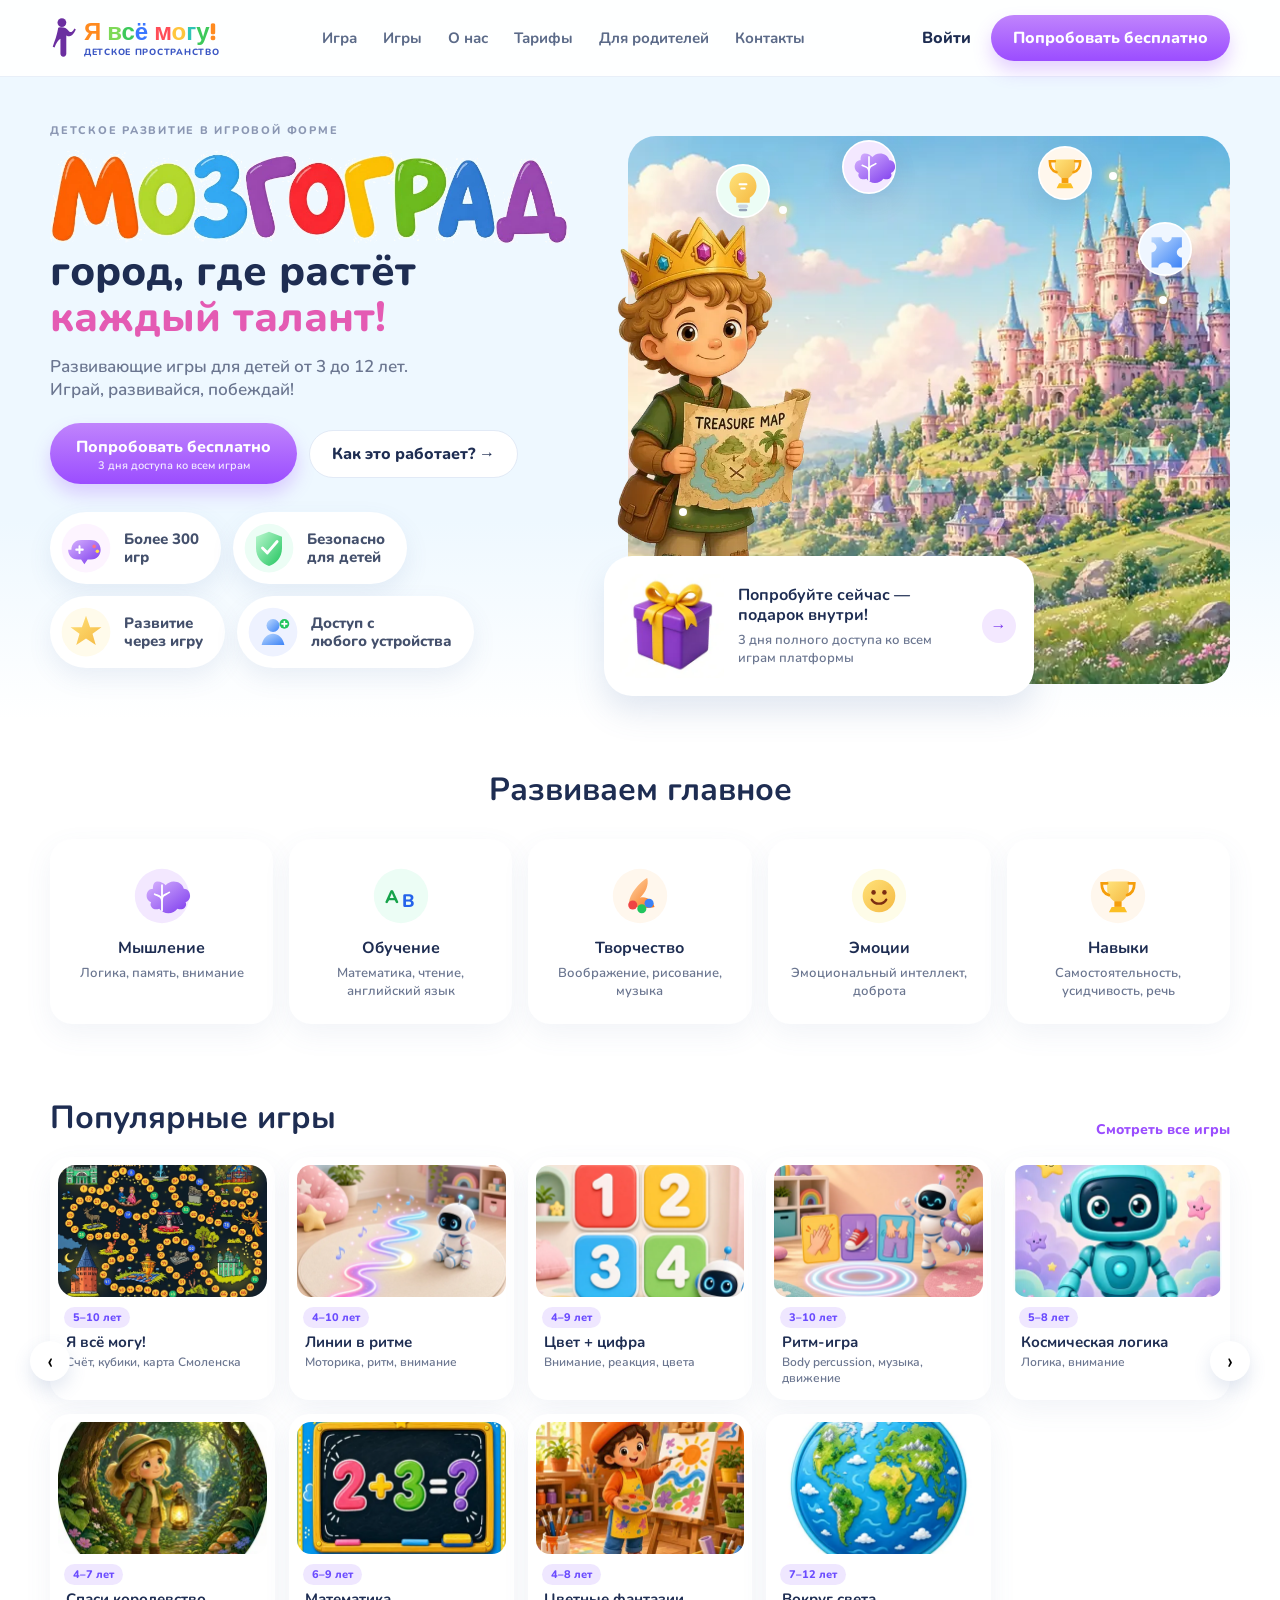
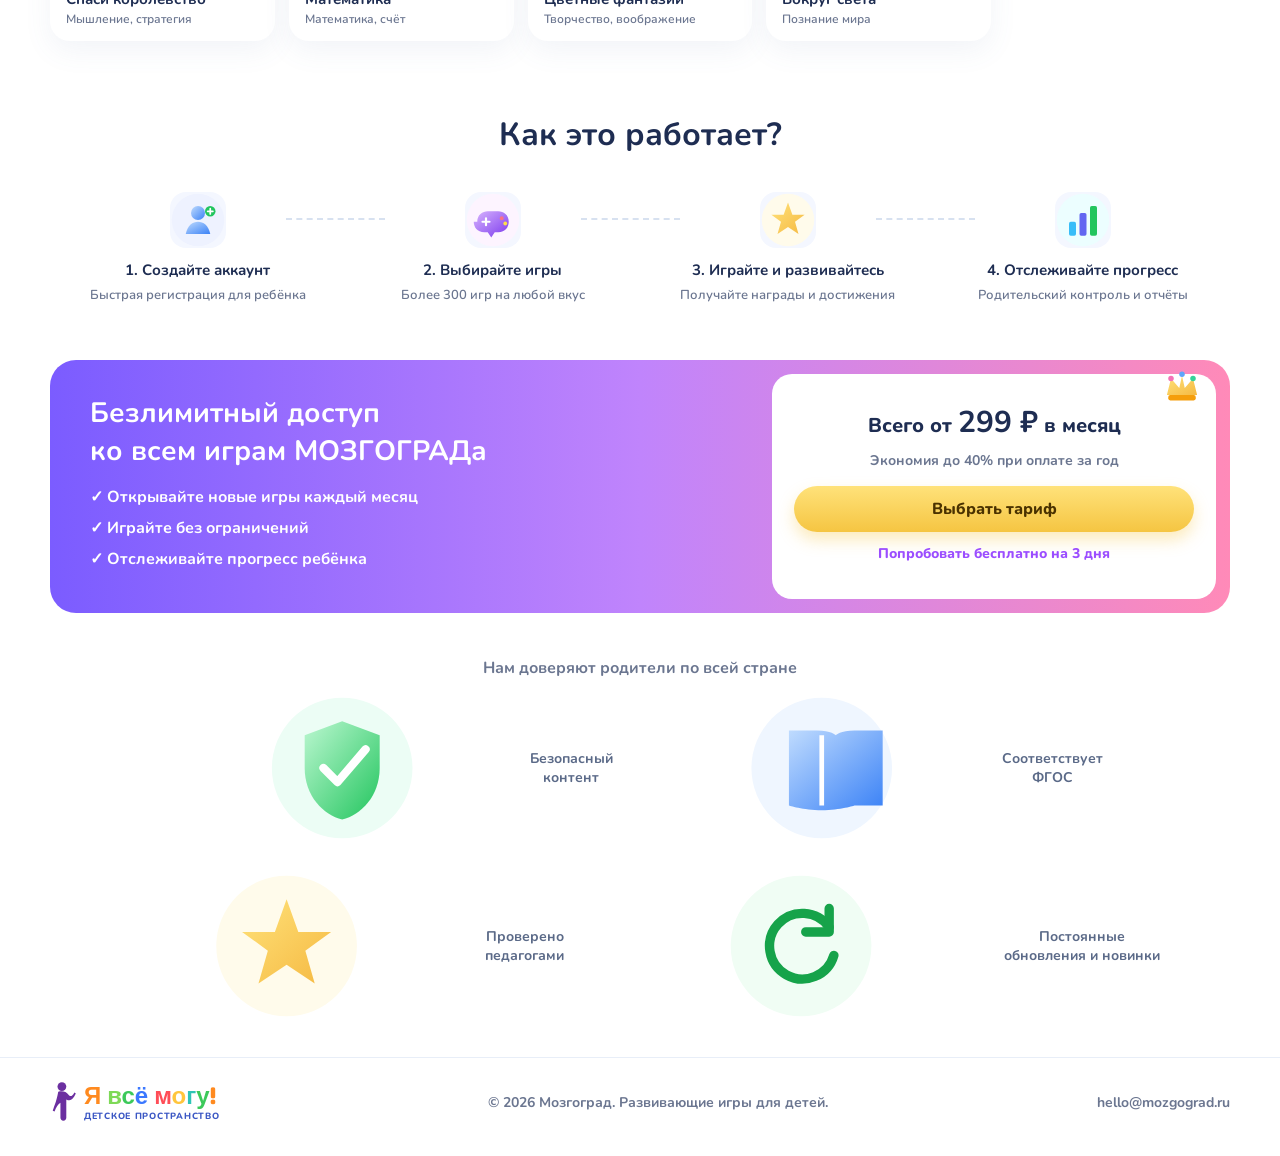
<file: index.html>
<!DOCTYPE html>
<html lang="ru">
<head>
  <meta charset="UTF-8" />
  <meta name="viewport" content="width=device-width, initial-scale=1.0" />
  <title>Мозгоград — город, где растёт каждый талант</title>
  <link rel="preconnect" href="https://fonts.googleapis.com" />
  <link rel="preconnect" href="https://fonts.gstatic.com" crossorigin />
  <link href="https://fonts.googleapis.com/css2?family=Baloo+2:wght@700;800&family=Fredoka:wght@600;700&family=Nunito:wght@500;600;700;800&display=swap" rel="stylesheet" />
  <link rel="stylesheet" href="styles.css?v=13" />
  <meta http-equiv="Cache-Control" content="no-cache" />
  <link rel="preload" as="image" href="images/title-mozgograd.webp" type="image/webp" />
  <link rel="preload" as="image" href="images/prince-clean.webp" type="image/webp" />
  <link rel="preload" as="image" href="images/castle.webp" type="image/webp" />
</head>
<body>
  <svg class="sprite" aria-hidden="true">
    <defs>
      <linearGradient id="gGold" x1="0" y1="0" x2="1" y2="1"><stop offset="0%" stop-color="#ffe27a"/><stop offset="100%" stop-color="#f5b942"/></linearGradient>
      <linearGradient id="gPurp" x1="0" y1="0" x2="1" y2="1"><stop offset="0%" stop-color="#d8b4fe"/><stop offset="100%" stop-color="#7c3aed"/></linearGradient>
      <linearGradient id="gGreen" x1="0" y1="0" x2="1" y2="1"><stop offset="0%" stop-color="#bbf7d0"/><stop offset="100%" stop-color="#22c55e"/></linearGradient>
      <linearGradient id="gBlue" x1="0" y1="0" x2="1" y2="1"><stop offset="0%" stop-color="#bfdbfe"/><stop offset="100%" stop-color="#3b82f6"/></linearGradient>
      <linearGradient id="gOrange" x1="0" y1="0" x2="1" y2="1"><stop offset="0%" stop-color="#fed7aa"/><stop offset="100%" stop-color="#f97316"/></linearGradient>
    </defs>
    <symbol id="i-bulb" viewBox="0 0 64 64"><circle cx="32" cy="32" r="30" fill="#ecfdf5"/><path d="M32 10c-9 0-16 7-16 16 0 6 3 11 8 14v6h16v-6c5-3 8-8 8-14 0-9-7-16-16-16z" fill="url(#gGold)"/><rect x="26" y="48" width="12" height="4" rx="2" fill="#cbd5e1"/><rect x="27" y="53" width="10" height="3" rx="1.5" fill="#94a3b8"/><path d="M28 24h8M30 29h4" stroke="#fff" stroke-width="2.5" stroke-linecap="round"/></symbol>
    <symbol id="i-brain" viewBox="0 0 64 64"><circle cx="32" cy="32" r="30" fill="#f3e8ff"/><path d="M22 24c-4 0-7 3-7 8 0 3 2 6 5 7-1 2-1 4 1 6 2 2 5 2 8 1 2 3 6 5 10 5s8-2 10-5c3 1 6 1 8-1 2-2 2-4 1-6 3-1 5-4 5-7 0-5-3-8-7-8-1-5-6-8-11-8-4 0-7 2-9 4-2-2-5-4-9-4-2 0-4.5 1-5 6z" fill="url(#gPurp)"/><path d="M32 20v28M24 30c4 2 8 2 8 8M40 28c-4 3-8 2-8 9" fill="none" stroke="#fff" stroke-width="2" stroke-linecap="round"/></symbol>
    <symbol id="i-trophy" viewBox="0 0 64 64"><circle cx="32" cy="32" r="30" fill="#fff7ed"/><path d="M20 16h24v8c0 8-6 14-12 16-6-2-12-8-12-16z" fill="url(#gGold)"/><path d="M44 18h6c0 8-4 12-8 13M20 18h-6c0 8 4 12 8 13" fill="none" stroke="#f59e0b" stroke-width="3" stroke-linecap="round"/><rect x="28" y="38" width="8" height="6" fill="#f59e0b"/><path d="M22 50h20l-3-6H25z" fill="#fbbf24"/></symbol>
    <symbol id="i-puzzle" viewBox="0 0 64 64"><circle cx="32" cy="32" r="30" fill="#eff6ff"/><path d="M16 18h12c0 4 4 6 6 6s6-2 6-6h12v12c-4 0-6 4-6 6s2 6 6 6v12H40c0-4-4-6-8-6s-8 2-8 6H16V36c4 0 6-4 6-6s-2-6-6-6z" fill="url(#gBlue)"/></symbol>
    <symbol id="i-letters" viewBox="0 0 64 64"><circle cx="32" cy="32" r="30" fill="#ecfdf5"/><text x="14" y="40" font-size="20" font-family="Nunito,sans-serif" font-weight="800" fill="#16a34a">A</text><text x="33" y="44" font-size="20" font-family="Nunito,sans-serif" font-weight="800" fill="#2563eb">B</text></symbol>
    <symbol id="i-paint" viewBox="0 0 64 64"><circle cx="32" cy="32" r="30" fill="#fff7ed"/><path d="M20 40c0-10 12-24 20-28 2 8-2 16-8 22 6-2 14 2 16 10-8 2-20 2-28-4z" fill="url(#gOrange)"/><circle cx="24" cy="42" r="5" fill="#ef4444"/><circle cx="34" cy="46" r="5" fill="#22c55e"/><circle cx="42" cy="40" r="5" fill="#3b82f6"/></symbol>
    <symbol id="i-smile" viewBox="0 0 64 64"><circle cx="32" cy="32" r="30" fill="#fefce8"/><circle cx="32" cy="32" r="18" fill="url(#gGold)"/><circle cx="26" cy="28" r="2.5" fill="#7c2d12"/><circle cx="38" cy="28" r="2.5" fill="#7c2d12"/><path d="M24 36c3 6 13 6 16 0" fill="none" stroke="#7c2d12" stroke-width="2.5" stroke-linecap="round"/></symbol>
    <symbol id="i-user" viewBox="0 0 64 64"><circle cx="32" cy="32" r="30" fill="#eef2ff"/><circle cx="32" cy="24" r="8" fill="url(#gBlue)"/><path d="M18 48c2-10 8-14 14-14s12 4 14 14" fill="url(#gBlue)"/><circle cx="46" cy="22" r="6" fill="#22c55e"/><path d="M43 22h6M46 19v6" stroke="#fff" stroke-width="2" stroke-linecap="round"/></symbol>
    <symbol id="i-gamepad" viewBox="0 0 64 64"><circle cx="32" cy="32" r="30" fill="#fdf4ff"/><path d="M14 34c0-8 6-12 12-12h12c6 0 12 4 12 12 0 6-4 12-12 12h-4l-4 6-4-6h-4c-8 0-12-6-12-12z" fill="url(#gPurp)"/><path d="M24 30v8M20 34h8" stroke="#fff" stroke-width="2.5" stroke-linecap="round"/><circle cx="42" cy="30" r="2.2" fill="#fb7185"/><circle cx="46" cy="36" r="2.2" fill="#fde047"/></symbol>
    <symbol id="i-star" viewBox="0 0 64 64"><circle cx="32" cy="32" r="30" fill="#fffbeb"/><path d="M32 12l5 14h14l-11 8 4 14-12-8-12 8 4-14-11-8h14z" fill="url(#gGold)"/></symbol>
    <symbol id="i-chart" viewBox="0 0 64 64"><circle cx="32" cy="32" r="30" fill="#ecfeff"/><rect x="16" y="34" width="8" height="16" rx="2" fill="#38bdf8"/><rect x="28" y="24" width="8" height="26" rx="2" fill="#6366f1"/><rect x="40" y="16" width="8" height="34" rx="2" fill="#22c55e"/></symbol>
    <symbol id="i-crown" viewBox="0 0 64 64"><path d="M10 42 16 18l12 14 4-18 4 18 12-14 6 24z" fill="url(#gGold)"/><rect x="12" y="42" width="40" height="8" rx="3" fill="#f59e0b"/><circle cx="16" cy="18" r="4" fill="#f472b6"/><circle cx="32" cy="12" r="4" fill="#60a5fa"/><circle cx="48" cy="18" r="4" fill="#34d399"/></symbol>
    <symbol id="i-shield" viewBox="0 0 64 64"><circle cx="32" cy="32" r="30" fill="#ecfdf5"/><path d="M32 12 16 18v14c0 12 8 20 16 22 8-2 16-10 16-22V18z" fill="url(#gGreen)"/><path d="M24 32l6 6 12-14" fill="none" stroke="#fff" stroke-width="3.5" stroke-linecap="round" stroke-linejoin="round"/></symbol>
    <symbol id="i-book" viewBox="0 0 64 64"><circle cx="32" cy="32" r="30" fill="#eff6ff"/><path d="M18 16h12c6 0 8 2 8 2s2-2 8-2h12v32H46s-6 2-14 2-14-2-14-2H18z" fill="url(#gBlue)"/><path d="M32 18v30" stroke="#fff" stroke-width="2"/></symbol>
    <symbol id="i-refresh" viewBox="0 0 64 64"><circle cx="32" cy="32" r="30" fill="#f0fdf4"/><path d="M44 24a14 14 0 1 0 2 12" fill="none" stroke="#16a34a" stroke-width="4" stroke-linecap="round"/><path d="M44 16v10h-10" fill="none" stroke="#16a34a" stroke-width="4" stroke-linecap="round" stroke-linejoin="round"/></symbol>
  </svg>
  <header class="header">
    <div class="wrap header-inner">
      <a class="logo" href="#top" aria-label="Я всё могу! Детское пространство">
        <svg class="logo-kid" viewBox="0 0 70 120" aria-hidden="true">
          <circle cx="32" cy="18" r="12" fill="#6b2fa0"/>
          <path fill="#6b2fa0" d="M22 32c10-3 22-1 28 8 4 6 10 6 16-6l4 3c-8 16-14 22-26 16v50c0 4-3 8-8 8s-8-4-8-8V62c-6 3-12 12-16 24l-5-2c5-16 11-28 15-52z"/>
        </svg>
        <span class="logo-words">
          <span class="logo-name">
            <span class="w"><b class="o">Я</b></span>
            <span class="w"><b class="g">в</b><b class="l">с</b><b class="b">ё</b></span>
            <span class="w"><b class="r">м</b><b class="y">о</b><b class="t">г</b><b class="l">у</b><b class="o">!</b></span>
          </span>
          <span class="logo-sub">Детское пространство</span>
        </span>
      </a>
      <nav class="nav" id="nav">
        <a href="game/">Игра</a>
        <a href="#games">Игры</a>
        <a href="#about">О нас</a>
        <a href="#pricing">Тарифы</a>
        <a href="#parents">Для родителей</a>
        <a href="#contacts">Контакты</a>
      </nav>
      <div class="header-actions">
        <button class="btn btn-text" type="button" data-open="login">Войти</button>
        <a class="btn btn-primary" href="#pricing">Попробовать бесплатно</a>
        <button class="menu-btn" type="button" id="menuBtn" aria-label="Меню"></button>
      </div>
    </div>
  </header>

  <main id="top">
    <section class="hero wrap">
        <div class="hero-copy">
          <p class="eyebrow">Детское развитие в игровой форме</p>
          <h1>
            <img class="title-logo" src="images/title-mozgograd.webp" alt="Мозгоград" width="992" height="177" decoding="async" fetchpriority="high">
            город, где растёт
            <span class="pink">каждый талант!</span>
          </h1>
          <p class="lead">Развивающие игры для детей от 3 до 12 лет.<br>Играй, развивайся, побеждай!</p>
          <div class="hero-cta">
            <a class="btn btn-primary btn-fat" href="#pricing">
              Попробовать бесплатно
              <small>3 дня доступа ко всем играм</small>
            </a>
            <a class="btn btn-white" href="#how">Как это работает? →</a>
          </div>
          <ul class="stats">
            <li><span class="stat-ico"><svg><use href="#i-gamepad"></use></svg></span><span>Более 300<br>игр</span></li>
            <li><span class="stat-ico"><svg><use href="#i-shield"></use></svg></span><span>Безопасно<br>для детей</span></li>
            <li><span class="stat-ico"><svg><use href="#i-star"></use></svg></span><span>Развитие<br>через игру</span></li>
            <li><span class="stat-ico"><svg><use href="#i-user"></use></svg></span><span>Доступ с<br>любого устройства</span></li>
          </ul>
        </div>

        <div class="hero-art">
          <img class="castle" src="images/castle.webp" alt="" width="1000" height="562" decoding="async" fetchpriority="high">
          <img class="prince" src="images/prince-clean.webp?v=11" alt="Главный герой Мозгограда" width="338" height="788" decoding="async" fetchpriority="high">
          <span class="sparkle s1"></span><span class="sparkle s2"></span><span class="sparkle s3"></span><span class="sparkle s4"></span>
          <span class="bubble b1"><svg><use href="#i-bulb"></use></svg></span>
          <span class="bubble b2"><svg><use href="#i-brain"></use></svg></span>
          <span class="bubble b3"><svg><use href="#i-trophy"></use></svg></span>
          <span class="bubble b4"><svg><use href="#i-puzzle"></use></svg></span>
          <aside class="gift">
            <img src="images/gift.webp" alt="" width="220" height="220" decoding="async">
            <div>
              <strong>Попробуйте сейчас — подарок внутри!</strong>
              <p>3 дня полного доступа ко всем играм платформы</p>
            </div>
            <span class="gift-go" aria-hidden="true">→</span>
          </aside>
        </div>
      </section>

      <section class="block wrap" id="about">
        <h2>Развиваем главное</h2>
        <div class="skills">
          <article><div class="ico"><svg><use href="#i-brain"></use></svg></div><h3>Мышление</h3><p>Логика, память, внимание</p></article>
          <article><div class="ico"><svg><use href="#i-letters"></use></svg></div><h3>Обучение</h3><p>Математика, чтение, английский язык</p></article>
          <article><div class="ico"><svg><use href="#i-paint"></use></svg></div><h3>Творчество</h3><p>Воображение, рисование, музыка</p></article>
          <article><div class="ico"><svg><use href="#i-smile"></use></svg></div><h3>Эмоции</h3><p>Эмоциональный интеллект, доброта</p></article>
          <article><div class="ico"><svg><use href="#i-trophy"></use></svg></div><h3>Навыки</h3><p>Самостоятельность, усидчивость, речь</p></article>
        </div>
      </section>

      <section class="block wrap" id="games">
        <div class="row-head">
          <h2>Популярные игры</h2>
          <a class="more" href="#games">Смотреть все игры</a>
        </div>
        <div class="carousel">
          <button class="arrow left" type="button" id="prev" aria-label="Назад">‹</button>
          <div class="track" id="gamesTrack">
            <a class="game" href="game/" style="text-decoration:none;color:inherit">
              <img src="images/board-map.webp" alt="" width="420" height="297" loading="lazy" decoding="async" style="object-fit:cover;aspect-ratio:1;border-radius:18px">
              <span>5–10 лет</span><h3>Я всё могу!</h3><p>Счёт, кубики, карта Смоленска</p>
            </a>
            <a class="game" href="games/linii/" style="text-decoration:none;color:inherit">
              <img src="images/game-linii.webp" alt="" width="420" height="420" loading="lazy" decoding="async">
              <span>4–10 лет</span><h3>Линии в ритме</h3><p>Моторика, ритм, внимание</p>
            </a>
            <a class="game" href="games/cvet/" style="text-decoration:none;color:inherit">
              <img src="images/game-cvet.webp" alt="" width="420" height="420" loading="lazy" decoding="async">
              <span>4–9 лет</span><h3>Цвет + цифра</h3><p>Внимание, реакция, цвета</p>
            </a>
            <a class="game" href="games/ritm/" style="text-decoration:none;color:inherit">
              <img src="images/game-ritm.webp" alt="" width="420" height="420" loading="lazy" decoding="async">
              <span>3–10 лет</span><h3>Ритм-игра</h3><p>Body percussion, музыка, движение</p>
            </a>
            <article class="game"><img src="images/game-robot.webp" alt="" width="420" height="420" loading="lazy" decoding="async"><span>5–8 лет</span><h3>Космическая логика</h3><p>Логика, внимание</p></article>
            <article class="game"><img src="images/game-forest.webp" alt="" width="420" height="420" loading="lazy" decoding="async"><span>4–7 лет</span><h3>Спаси королевство</h3><p>Мышление, стратегия</p></article>
            <article class="game"><img src="images/game-math.webp" alt="" width="420" height="420" loading="lazy" decoding="async"><span>6–9 лет</span><h3>Математика</h3><p>Математика, счёт</p></article>
            <article class="game"><img src="images/game-art.webp" alt="" width="420" height="420" loading="lazy" decoding="async"><span>4–8 лет</span><h3>Цветные фантазии</h3><p>Творчество, воображение</p></article>
            <article class="game"><img src="images/game-world.webp" alt="" width="420" height="420" loading="lazy" decoding="async"><span>7–12 лет</span><h3>Вокруг света</h3><p>Познание мира</p></article>
          </div>
          <button class="arrow right" type="button" id="next" aria-label="Вперёд">›</button>
        </div>
      </section>

      <section class="block wrap" id="how">
        <h2>Как это работает?</h2>
        <ol class="steps">
          <li><div class="step"><svg><use href="#i-user"></use></svg></div><h3>1. Создайте аккаунт</h3><p>Быстрая регистрация для ребёнка</p></li>
          <li><div class="step"><svg><use href="#i-gamepad"></use></svg></div><h3>2. Выбирайте игры</h3><p>Более 300 игр на любой вкус</p></li>
          <li><div class="step"><svg><use href="#i-star"></use></svg></div><h3>3. Играйте и развивайтесь</h3><p>Получайте награды и достижения</p></li>
          <li><div class="step"><svg><use href="#i-chart"></use></svg></div><h3>4. Отслеживайте прогресс</h3><p>Родительский контроль и отчёты</p></li>
        </ol>
      </section>

      <section class="pricing wrap" id="pricing">
        <div class="pricing-left">
          <h2>Безлимитный доступ<br>ко всем играм МОЗГОГРАДа</h2>
          <ul>
            <li>Открывайте новые игры каждый месяц</li>
            <li>Играйте без ограничений</li>
            <li>Отслеживайте прогресс ребёнка</li>
          </ul>
        </div>
        <div class="pricing-card">
          <p class="from">Всего от <b>299 ₽</b> в месяц</p>
          <p class="note">Экономия до 40% при оплате за год</p>
          <a class="btn btn-gold" href="#contacts">Выбрать тариф</a>
          <a class="trial" href="#contacts">Попробовать бесплатно на 3 дня</a>
          <span class="crown"><svg><use href="#i-crown"></use></svg></span>
        </div>
      </section>

      <section class="trust wrap" id="parents">
        <p>Нам доверяют родители по всей стране</p>
        <ul>
          <li><svg class="tiny"><use href="#i-shield"></use></svg> Безопасный контент</li>
          <li><svg class="tiny"><use href="#i-book"></use></svg> Соответствует ФГОС</li>
          <li><svg class="tiny"><use href="#i-star"></use></svg> Проверено педагогами</li>
          <li><svg class="tiny"><use href="#i-refresh"></use></svg> Постоянные обновления и новинки</li>
        </ul>
      </section>

    </main>

    <footer id="contacts">
      <div class="wrap footer-inner">
      <a class="logo" href="#top" aria-label="Я всё могу! Детское пространство">
        <svg class="logo-kid" viewBox="0 0 70 120" aria-hidden="true">
          <circle cx="32" cy="18" r="12" fill="#6b2fa0"/>
          <path fill="#6b2fa0" d="M22 32c10-3 22-1 28 8 4 6 10 6 16-6l4 3c-8 16-14 22-26 16v50c0 4-3 8-8 8s-8-4-8-8V62c-6 3-12 12-16 24l-5-2c5-16 11-28 15-52z"/>
        </svg>
        <span class="logo-words">
          <span class="logo-name">
            <span class="w"><b class="o">Я</b></span>
            <span class="w"><b class="g">в</b><b class="l">с</b><b class="b">ё</b></span>
            <span class="w"><b class="r">м</b><b class="y">о</b><b class="t">г</b><b class="l">у</b><b class="o">!</b></span>
          </span>
          <span class="logo-sub">Детское пространство</span>
        </span>
      </a>
      <p>© 2026 Мозгоград. Развивающие игры для детей.</p>
      <a href="mailto:hello@mozgograd.ru">hello@mozgograd.ru</a>
      </div>
    </footer>

  <div class="modal" id="loginModal" hidden>
    <div class="sheet">
      <button type="button" data-close aria-label="Закрыть">×</button>
      <h3>Вход в Мозгоград</h3>
      <form>
        <input type="email" placeholder="Email родителя" required>
        <input type="password" placeholder="Пароль" required>
        <button class="btn btn-primary" type="submit">Войти</button>
      </form>
    </div>
  </div>
  <script src="script.js"></script>
</body>
</html>
</file>
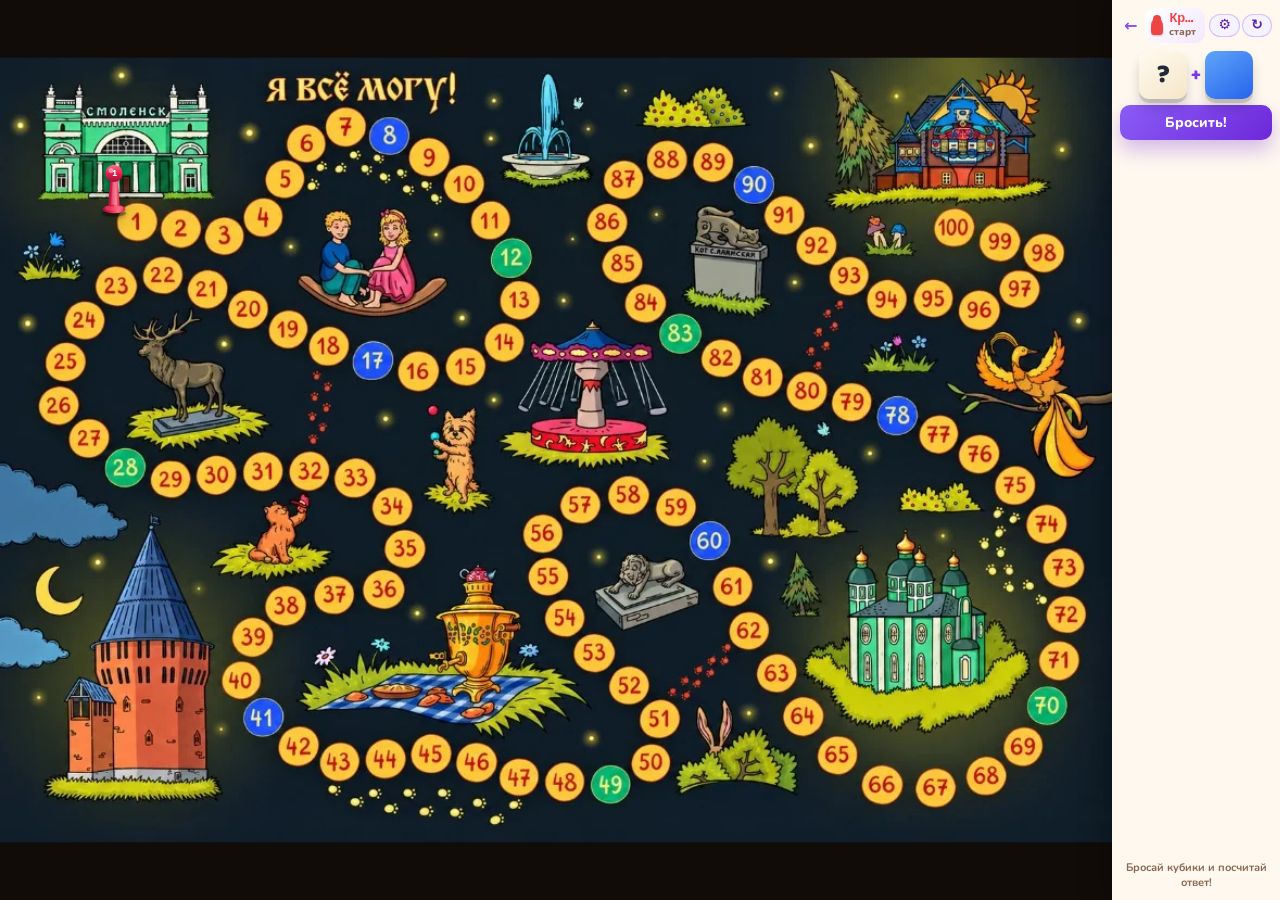
<file: game/index.html>
<!DOCTYPE html>
<html lang="ru">
<head>
  <meta charset="UTF-8" />
  <meta name="viewport" content="width=device-width, initial-scale=1.0" />
  <title>Я всё могу! — Настольная игра</title>
  <link rel="preconnect" href="https://fonts.googleapis.com" />
  <link rel="preconnect" href="https://fonts.gstatic.com" crossorigin />
  <link href="https://fonts.googleapis.com/css2?family=Baloo+2:wght@700;800&family=Fredoka:wght@600;700&family=Nunito:wght@600;700;800&display=swap" rel="stylesheet" />
  <link rel="stylesheet" href="game.css?v=8" />
</head>
<body>
  <div class="app" id="app">
    <!-- SETUP (скрыт по умолчанию — сразу игра) -->
    <section class="screen setup hidden" id="setupScreen">
      <a class="back-home" href="../index.html">← На сайт</a>
      <div class="setup-card">
        <p class="eyebrow">Игра по карте Смоленска</p>
        <h1>Я всё могу!</h1>
        <p class="lead">Кидай кубики, считай ответ и ходи фишкой по клеткам.</p>

        <div class="field">
          <span class="label">Сколько игроков?</span>
          <div class="chips" id="playerCount" role="group" aria-label="Число игроков">
            <button type="button" class="chip active" data-value="1">1</button>
            <button type="button" class="chip" data-value="2">2</button>
            <button type="button" class="chip" data-value="3">3</button>
            <button type="button" class="chip" data-value="4">4</button>
          </div>
        </div>

        <div class="field" id="namesField">
          <span class="label">Имена игроков</span>
          <div class="names" id="namesList"></div>
        </div>

        <div class="field">
          <span class="label">Сколько кубиков?</span>
          <div class="chips" id="diceCount" role="group">
            <button type="button" class="chip" data-value="1">1 кубик</button>
            <button type="button" class="chip active" data-value="2">2 кубика</button>
          </div>
        </div>

        <div class="field">
          <span class="label">Какие кубики? (уровень)</span>
          <div class="levels" id="diceMode">
            <button type="button" class="level" data-value="dots">
              <strong>Только точки</strong>
              <span>Считаем точки на кубиках</span>
            </button>
            <button type="button" class="level" data-value="digits">
              <strong>Только цифры</strong>
              <span>Складываем написанные числа</span>
            </button>
            <button type="button" class="level active" data-value="mixed">
              <strong>Цифра + точки</strong>
              <span>Сначала цифра, потом точки — считаем вместе</span>
            </button>
          </div>
        </div>

        <div class="field">
          <span class="label">Как ходить фишкой?</span>
          <div class="levels" id="moveMode">
            <button type="button" class="level active" data-value="buttons">
              <strong>Кнопка «Дальше»</strong>
              <span>Удобно малышам: жми стрелку внизу — шаг за шагом</span>
            </button>
            <button type="button" class="level" data-value="drag">
              <strong>Перетаскивать</strong>
              <span>Как в настоящей настольной: тащи фишку мышкой</span>
            </button>
          </div>
        </div>

        <div class="field check">
          <label>
            <input type="checkbox" id="specialCells" checked />
            Особые клетки: зелёные — +2 вперёд, фиолетовые — −2 назад (сами прыгают)
          </label>
        </div>

        <button type="button" class="btn-start" id="startBtn">Начать игру!</button>
      </div>
    </section>

    <!-- PLAY -->
    <section class="screen play" id="playScreen">
      <div class="play-body">
        <div class="board-wrap">
          <div class="board" id="board" aria-label="Игровое поле">
            <img class="board-img" src="../images/board-map.webp?v=2" alt="Карта игры Я всё могу" width="1024" height="723" draggable="false" />
            <div class="special-glow hidden" id="specialGlow" aria-hidden="true"></div>
            <div class="cell-hint hidden" id="cellHint" aria-hidden="true"></div>
            <div class="fx-burst hidden" id="fxBurst" aria-hidden="true"></div>
            <div class="tokens" id="tokens"></div>
          </div>
        </div>

        <aside class="panel" id="panel">
          <div class="panel-top">
            <a class="back-home panel-back" href="../index.html">←</a>
            <div class="turn" id="turnBox">
              <span class="turn-swatch" id="turnSwatch" aria-hidden="true"></span>
              <div class="turn-meta">
                <strong class="turn-name" id="turnName">—</strong>
                <span class="turn-pos" id="turnPos">старт</span>
              </div>
            </div>
            <div class="panel-tools">
              <button type="button" class="btn-ghost" id="settingsBtn" title="Настройки">⚙</button>
              <button type="button" class="btn-ghost" id="restartBtn" title="Заново">↻</button>
            </div>
          </div>

          <ul class="roster" id="roster"></ul>

          <div class="dice-stage" id="diceStage">
            <div class="dice-row" id="diceRow"></div>
            <button type="button" class="btn-roll" id="rollBtn">Бросить!</button>
          </div>

          <div class="answer-box hidden" id="answerBox">
            <div class="answer-row">
              <input type="number" id="answerInput" min="1" max="24" inputmode="numeric" placeholder="?" />
              <button type="button" class="btn-check" id="checkBtn">Готово</button>
            </div>
            <div class="numpad" id="numpad" aria-label="Клавиатура чисел"></div>
            <p class="hint" id="hintText"></p>
          </div>

          <div class="move-box hidden" id="moveBox">
            <p class="move-steps" id="moveSteps">Шагов: 0</p>
            <button type="button" class="btn-step" id="stepBtn">Дальше →</button>
            <p class="move-hint" id="moveHint">Жми кнопку — один шаг</p>
          </div>

          <div class="log" id="log" aria-live="polite"></div>
        </aside>
      </div>
    </section>

    <!-- WIN -->
    <div class="modal hidden" id="winModal" role="dialog" aria-modal="true">
      <div class="modal-card">
        <div class="confetti" aria-hidden="true"></div>
        <h2 id="winTitle">Победа!</h2>
        <p id="winText">Первый у домика!</p>
        <button type="button" class="btn-start" id="winAgain">Играть ещё раз</button>
      </div>
    </div>
  </div>

  <script src="game.js?v=8" type="module"></script>
</body>
</html>
</file>
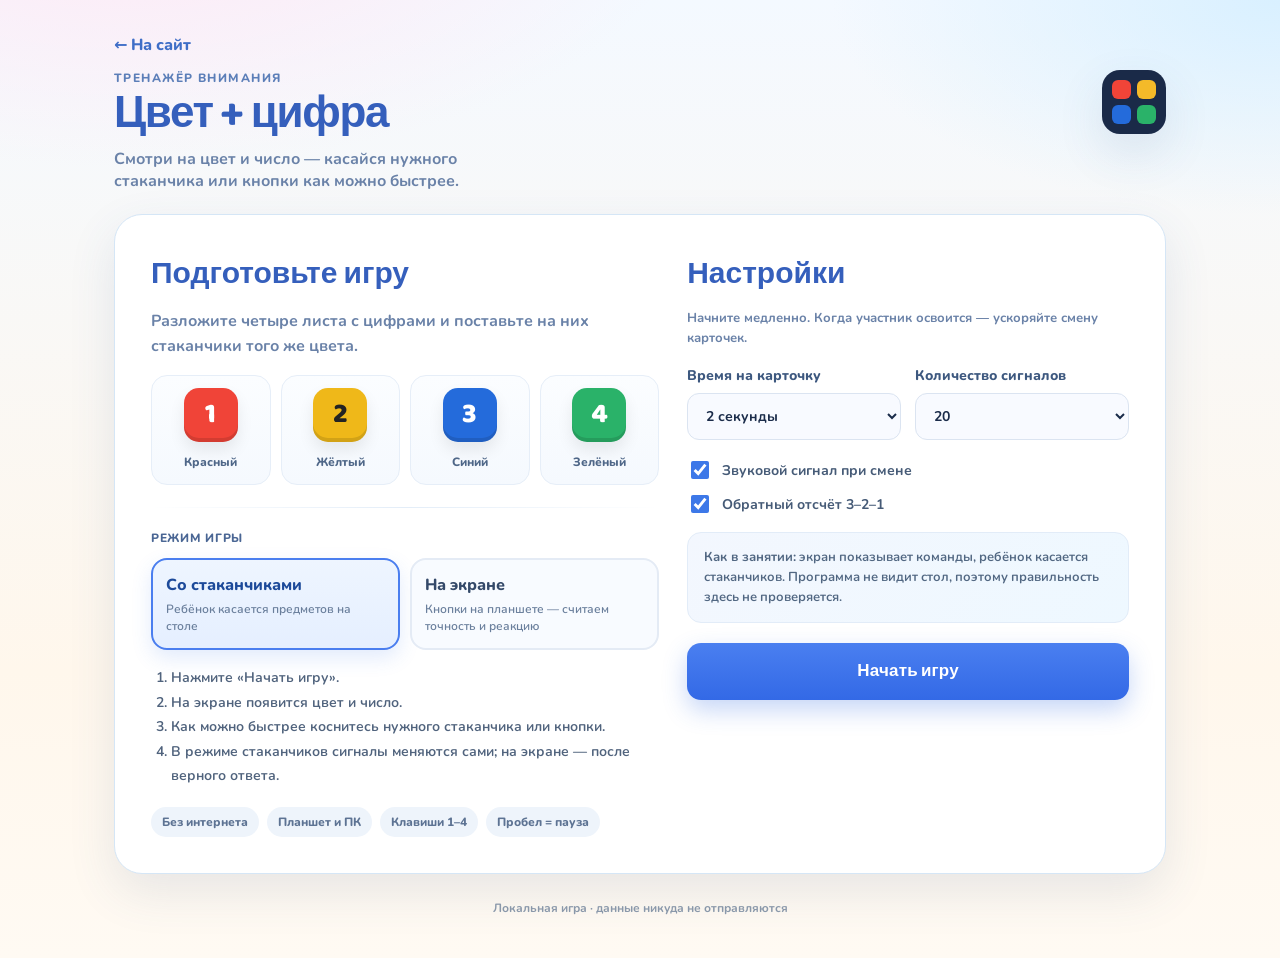
<file: games/cvet/index.html>
<!DOCTYPE html>
<html lang="ru">
<head>
  <meta charset="utf-8" />
  <meta name="viewport" content="width=device-width, initial-scale=1, viewport-fit=cover" />
  <meta name="theme-color" content="#101a2c" />
  <title>Цвет + цифра — Я всё могу!</title>
  <link rel="preconnect" href="https://fonts.googleapis.com" />
  <link rel="preconnect" href="https://fonts.gstatic.com" crossorigin />
  <link href="https://fonts.googleapis.com/css2?family=Baloo+2:wght@700;800&family=Fredoka:wght@600;700&family=Nunito:wght@600;700;800&display=swap" rel="stylesheet" />
  <link rel="stylesheet" href="styles.css?v=1" />
</head>
<body>
  <main id="setup" class="shell">
    <a class="back-home" href="../../index.html">← На сайт</a>
    <div class="head">
      <div>
        <p class="eyebrow">Тренажёр внимания</p>
        <h1>Цвет + цифра</h1>
        <p class="lead">Смотри на цвет и число — касайся нужного стаканчика или кнопки как можно быстрее.</p>
      </div>
      <div class="logo" aria-hidden="true">
        <b style="background:#f04438"></b>
        <b style="background:#f4ba29"></b>
        <b style="background:#246bdb"></b>
        <b style="background:#2ab269"></b>
      </div>
    </div>

    <div class="panel setupGrid">
      <section>
        <h2 style="font-family:var(--display);margin:0 0 10px;font-size:clamp(22px,3vw,30px);color:#355fbc">Подготовьте игру</h2>
        <p style="margin:0 0 16px;color:var(--muted);font-weight:700;line-height:1.55">Разложите четыре листа с цифрами и поставьте на них стаканчики того же цвета.</p>
        <div class="legend" aria-label="Соответствия цифр и цветов">
          <div class="legendItem"><div class="swatch" style="background:#f04438">1</div><span>Красный</span></div>
          <div class="legendItem"><div class="swatch" style="background:#efb819;color:#232323">2</div><span>Жёлтый</span></div>
          <div class="legendItem"><div class="swatch" style="background:#246bdb">3</div><span>Синий</span></div>
          <div class="legendItem"><div class="swatch" style="background:#2ab269">4</div><span>Зелёный</span></div>
        </div>
        <div class="divider"></div>
        <p class="sectionLabel">Режим игры</p>
        <div class="choiceGroup">
          <button id="modeCups" type="button" class="choice active" aria-pressed="true">Со стаканчиками<em>Ребёнок касается предметов на столе</em></button>
          <button id="modeTap" type="button" class="choice" aria-pressed="false">На экране<em>Кнопки на планшете — считаем точность и реакцию</em></button>
        </div>
        <ol class="how">
          <li>Нажмите «Начать игру».</li>
          <li>На экране появится цвет и число.</li>
          <li>Как можно быстрее коснитесь нужного стаканчика или кнопки.</li>
          <li>В режиме стаканчиков сигналы меняются сами; на экране — после верного ответа.</li>
        </ol>
        <div class="hintline">
          <span class="pill">Без интернета</span>
          <span class="pill">Планшет и ПК</span>
          <span class="pill">Клавиши 1–4</span>
          <span class="pill">Пробел = пауза</span>
        </div>
      </section>

      <section>
        <h2 style="font-family:var(--display);margin:0 0 10px;font-size:clamp(22px,3vw,30px);color:#355fbc">Настройки</h2>
        <p class="small" style="margin:0;color:var(--muted);font-size:13px;font-weight:700;line-height:1.5">Начните медленно. Когда участник освоится — ускоряйте смену карточек.</p>
        <div class="fields">
          <label class="field" for="speed">Время на карточку
            <select id="speed">
              <option value="3000">3 секунды</option>
              <option value="2000" selected>2 секунды</option>
              <option value="1500">1,5 секунды</option>
              <option value="1200">1,2 секунды</option>
              <option value="1000">1 секунда</option>
              <option value="750">0,75 секунды</option>
              <option value="500">0,5 секунды</option>
            </select>
          </label>
          <label class="field" for="count">Количество сигналов
            <select id="count">
              <option value="10">10</option>
              <option value="20" selected>20</option>
              <option value="40">40</option>
              <option value="60">60</option>
              <option value="100">100</option>
            </select>
          </label>
        </div>
        <label class="check"><input type="checkbox" id="beep" checked>Звуковой сигнал при смене</label>
        <label class="check"><input type="checkbox" id="countdown" checked>Обратный отсчёт 3–2–1</label>
        <div class="note" id="modeNote"><strong>Как в занятии:</strong> экран показывает команды, ребёнок касается стаканчиков. Программа не видит стол, поэтому правильность здесь не проверяется.</div>
        <button id="start" class="primary start" type="button">Начать игру</button>
      </section>
    </div>
    <p class="foot">Локальная игра · данные никуда не отправляются</p>
  </main>

  <section id="game" hidden aria-label="Игра">
    <div class="gamebar">
      <div>
        <strong>Цвет + цифра</strong>
        <small id="modeLabel">Со стаканчиками</small>
      </div>
      <div class="hudStats">
        <div class="hudChip" id="counter"><em>Сигнал</em>0 / 20</div>
        <div class="hudChip" id="errorChip" hidden><em>Ошибки</em><span id="errorLive">0</span></div>
        <div class="hudChip" id="streakChip" hidden><em>Серия</em><span id="streakLive">0</span></div>
      </div>
      <div class="gactions">
        <button id="pause" type="button">Пауза</button>
        <button id="fullscreen" type="button">На весь экран</button>
        <button id="finish" type="button">Завершить</button>
      </div>
    </div>
    <div class="progress"><i id="progressBar" style="width:0"></i></div>
    <div class="stage wait" id="stage">
      <div class="streakBanner" id="streakBanner">Серия ×3!</div>
      <div class="cue" id="cue">
        <div class="waitNum" id="cueNum">3</div>
        <div class="waitCaption" id="cueCaption">Приготовьтесь</div>
      </div>
    </div>
    <div id="tapSection" hidden>
      <div class="tapZone">
        <button class="tapBtn" data-answer="1" style="background:#f04438" aria-label="Ответ 1, красный">1</button>
        <button class="tapBtn" data-answer="2" style="background:#efb819;color:#252525" aria-label="Ответ 2, жёлтый">2</button>
        <button class="tapBtn" data-answer="3" style="background:#246bdb" aria-label="Ответ 3, синий">3</button>
        <button class="tapBtn" data-answer="4" style="background:#2ab269" aria-label="Ответ 4, зелёный">4</button>
      </div>
      <div class="tapInfo">Коснитесь кнопки или нажмите клавишу 1–4</div>
    </div>
    <div id="cupsInfo" class="tapInfo" style="padding:12px 12px 16px">Коснитесь соответствующего стаканчика на столе</div>
  </section>

  <main id="results" class="shell" hidden>
    <div class="panel celebrate">
      <p class="eyebrow">Тренировка завершена</p>
      <h2 id="resultTitle" style="font-family:var(--display);font-size:clamp(26px,4vw,36px);color:#355fbc;margin:0">Отличная работа!</h2>
      <p id="resultText" style="color:var(--muted);font-weight:700;line-height:1.55"></p>
      <div class="grade" id="gradeBadge" hidden>Точность 100%</div>
      <div class="stats">
        <div class="stat"><strong id="statCount">0</strong><span>Сигналов</span></div>
        <div class="stat"><strong id="statErrors">—</strong><span>Ошибок</span></div>
        <div class="stat"><strong id="statTime">—</strong><span>Средняя реакция</span></div>
        <div class="stat"><strong id="statStreak">—</strong><span>Лучшая серия</span></div>
      </div>
      <div class="resactions">
        <button class="primary" id="again" type="button">Играть ещё</button>
        <button class="secondary" id="back" type="button">Изменить настройки</button>
      </div>
      <p style="margin:18px 0 0;text-align:center"><a class="back-home" href="../../index.html">← На сайт</a></p>
    </div>
  </main>

  <script src="game.js?v=1"></script>
</body>
</html>
</file>
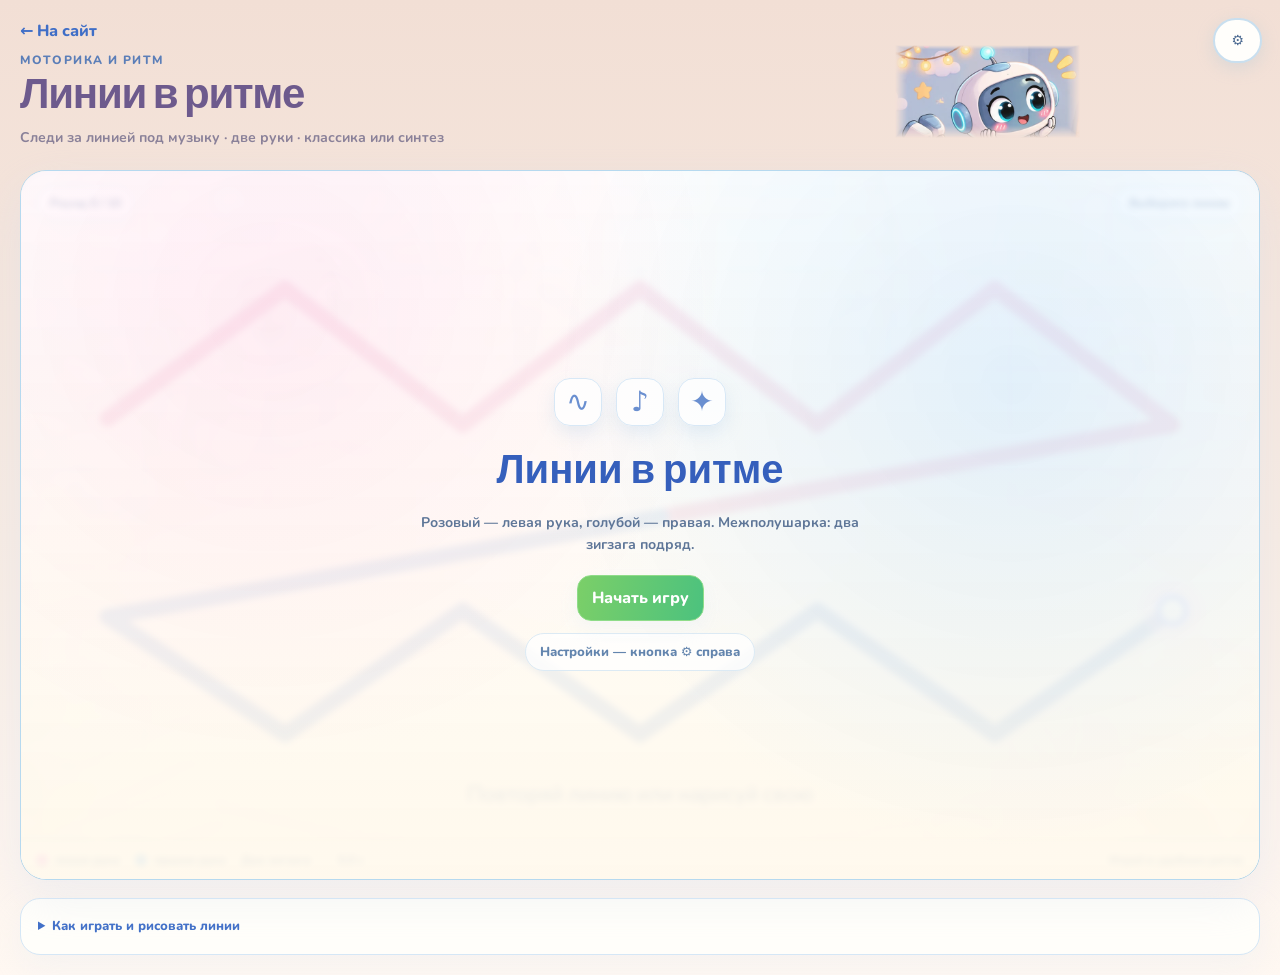
<file: games/linii/index.html>
<!DOCTYPE html>
<html lang="ru">
<head>
  <meta charset="utf-8" />
  <meta name="viewport" content="width=device-width, initial-scale=1" />
  <meta name="theme-color" content="#f2dfd5" />
  <title>Линии в ритме — Я всё могу!</title>
  <link rel="preconnect" href="https://fonts.googleapis.com" />
  <link rel="preconnect" href="https://fonts.gstatic.com" crossorigin />
  <link href="https://fonts.googleapis.com/css2?family=Baloo+2:wght@700;800&family=Fredoka:wght@600;700&family=Nunito:wght@600;700;800&display=swap" rel="stylesheet" />
  <link rel="stylesheet" href="styles.css?v=6" />
</head>
<body>
  <main id="app">
    <a class="back-home" href="../../index.html">← На сайт</a>
    <header>
      <div>
        <p class="eyebrow">Моторика и ритм</p>
        <h1>Линии в ритме</h1>
        <p class="tagline">Следи за линией под музыку · две руки · классика или синтез</p>
      </div>
      <img class="mascot" src="assets/robot.webp" width="540" height="272" alt="Робот наблюдает за игрой" decoding="async" />
    </header>

    <button type="button" id="teacherLaunch" class="teacherLaunch" aria-label="Показать или скрыть настройки" aria-controls="controls" aria-expanded="false">⚙</button>

    <div class="layout">
      <div class="stageShell">
        <section class="screen" id="screen" aria-label="Игровое поле">
          <div class="hud">
            <span class="pill" id="roundLabel">Раунд 0 / 10</span>
            <span class="pill" id="stateLabel">Выберите линию</span>
          </div>
          <svg id="board" viewBox="0 0 1000 540" preserveAspectRatio="xMidYMid meet" aria-label="Поле с анимируемой линией. В режиме рисования проведите по нему пальцем.">
            <defs>
              <radialGradient id="stageGlow">
                <stop stop-color="#ffffff" stop-opacity=".95" />
                <stop offset="1" stop-color="#fdfaf0" stop-opacity=".55" />
              </radialGradient>
              <filter id="glow"><feGaussianBlur stdDeviation="6" /></filter>
            </defs>
            <rect width="1000" height="540" fill="url(#stageGlow)" />
            <g id="grid" opacity=".14" stroke="#b8d7ea" stroke-width="1"></g>
            <path id="ghost" fill="none" stroke="#d4b2f1" stroke-opacity=".35" stroke-width="10" stroke-linejoin="round" stroke-linecap="round" />
            <g id="coloredSegments"></g>
            <path id="drawPath" fill="none" stroke="#78d38f" stroke-width="13" stroke-linecap="round" stroke-linejoin="round" visibility="hidden" />
            <circle id="headGlow" cx="0" cy="0" r="24" fill="#f4cbff" opacity=".30" visibility="hidden" />
            <circle id="head" cx="0" cy="0" r="11" fill="white" stroke="#a3b8ff" stroke-width="4" visibility="hidden" />
            <circle id="traceFinger" cx="0" cy="0" r="12" fill="#8bdc9a" stroke="#ffffff" stroke-width="2" visibility="hidden" />
            <text id="canvasText" x="500" y="509" font-size="17" fill="#6f8db5" text-anchor="middle">Повторяй линию или нарисуй свою</text>
          </svg>
          <div class="splash" id="overlay">
            <div class="splashCard">
              <div class="heroSymbols" aria-hidden="true"><span>∿</span><span>♪</span><span>✦</span></div>
              <h2 id="overlayTitle">Линии в ритме</h2>
              <p id="overlayDesc">Повторяй линию под музыку. Розовый — левая рука, голубой — правая. Нажми «Начать»!</p>
              <button class="btn primary" id="overlayAction" type="button">Начать игру</button>
              <div class="adultCue">Настройки — кнопка ⚙ справа</div>
            </div>
          </div>
          <div class="screenFoot">
            <div class="leftFoot">
              <span class="hand left"><i></i>левая рука</span>
              <span class="hand right"><i></i>правая рука</span>
              <span class="roundLine"><span id="shapeName">Зигзаг</span> · <span id="timeLabel">0,0 с</span></span>
            </div>
            <span class="smallNote" id="scoreLabel">Играй в удобном ритме</span>
          </div>
        </section>

        <div class="editorBar" id="editorBar">
          <span class="editorText" id="editorHint">Нарисуй пальцем или мышью непрерывную линию. Начни где угодно.</span>
          <button class="btn ghost" id="clearBtn" type="button">Очистить</button>
          <button class="btn green" id="saveBtn" type="button">Сохранить линию</button>
          <button class="btn" id="cancelBtn" type="button">Отмена</button>
        </div>

        <details class="infoBlock">
          <summary>Как играть и рисовать линии</summary>
          <p><b>Повторяй:</b> следи за точкой и повторяй движение рукой. Розовый — левая, голубой — правая.</p>
          <p><b>Межполушарка:</b> два зигзага подряд — сначала левая рука, потом правая продолжает.</p>
          <p><b>Обводи:</b> проведи пальцем по линии. Можно выбрать классику или синтез в настройках ⚙.</p>
        </details>
      </div>

      <aside class="controls teacherDrawer" id="controls" aria-label="Закрытая панель педагога" aria-hidden="true" inert>
        <div class="drawerTop">
          <div>
            <div class="teacherEyebrow">Панель педагога</div>
            <h2>Настройки игры</h2>
          </div>
          <button class="drawerClose" id="teacherClose" type="button" aria-label="Скрыть настройки">✕</button>
        </div>
        <p class="drawerHint">Музыка, форма и режим. «Старт» закрывает панель. Ребёнку достаточно кнопки «Начать» на экране.</p>
        <div class="toolbar">
          <button class="btn primary" id="startBtn" type="button">Старт</button>
          <button class="btn" id="pauseBtn" type="button" disabled>Пауза</button>
          <button class="btn green" id="drawBtn" type="button">Нарисовать свою</button>
          <button class="btn" id="fullBtn" type="button">Весь экран</button>
        </div>
        <button type="button" id="teacherLock" class="btn lockBtn">Скрыть панель</button>
        <div class="field">
          <label for="mode">Игровой режим</label>
          <select id="mode">
            <option value="hemi" selected>Межполушарка — две руки</option>
            <option value="class">Повторяй движения руками</option>
            <option value="trace">Обводи пальцем / мышью</option>
          </select>
        </div>
        <div class="field">
          <label for="shape">Форма линии</label>
          <select id="shape">
            <option value="hemi" selected>Два зигзага (межполушарка)</option>
            <option value="random">Каждый раунд разная</option>
            <option value="zigzag">Зигзаг</option>
            <option value="wave">Волна</option>
            <option value="hills">Горки</option>
            <option value="steps">Лесенка</option>
            <option value="loops">Петли</option>
            <option value="spiral">Спираль</option>
            <option value="eight">Восьмёрка</option>
            <option value="heart">Сердце</option>
            <option value="star">Звезда</option>
            <option value="flower">Цветок</option>
            <option value="custom">Моя линия</option>
          </select>
        </div>
        <div class="row2">
          <div class="field">
            <label for="difficulty">Сложность</label>
            <select id="difficulty">
              <option value="easy">Легко</option>
              <option value="normal" selected>Средне</option>
              <option value="hard">Сложно</option>
            </select>
          </div>
          <div class="field">
            <label for="rounds">Раундов</label>
            <select id="rounds">
              <option value="5">5</option>
              <option value="10" selected>10</option>
              <option value="20">20</option>
              <option value="999">Без конца</option>
            </select>
          </div>
        </div>
        <div class="field">
          <label for="duration">Время на линию: <strong id="durationVal">6 с</strong></label>
          <input type="range" id="duration" min="3" max="20" step="1" value="6" />
        </div>
        <div class="field">
          <label for="colorStyle">Цвет линии</label>
          <select id="colorStyle">
            <option value="half">Две половины — левая / правая</option>
            <option value="alternate">Чередование участков</option>
            <option value="rainbow">Радужные участки</option>
            <option value="single">Один цвет</option>
          </select>
        </div>
        <div class="musicPanel">
          <div class="musicTitle">
            <span>Музыкальное сопровождение</span>
            <span id="bpmLabel" class="bpm">120 BPM</span>
          </div>
          <div class="field">
            <label for="music">Выбери мелодию</label>
            <select id="music">
              <optgroup label="Классика">
                <option value="classic:soldiers" selected>Чайковский — Марш солдатиков</option>
                <option value="classic:polka">Чайковский — Полька</option>
                <option value="classic:sugarplum">Чайковский — Фея Драже</option>
                <option value="classic:joy">Бетховен — Ода к радости</option>
                <option value="classic:elephant">Сен-Санс — Слон</option>
                <option value="classic:morning">Григ — Утро</option>
                <option value="classic:flowers">Чайковский — Вальс цветов</option>
                <option value="classic:serenade">Моцарт — Ночная серенада</option>
                <option value="classic:rondo">Моцарт — Турецкое рондо</option>
                <option value="classic:tell">Россини — Вильгельм Телль</option>
              </optgroup>
              <optgroup label="Синтез в браузере">
                <option value="soft">Нежная мелодия</option>
                <option value="waltz">Вальс</option>
                <option value="pop">Электро-поп</option>
                <option value="funk">Фанк</option>
                <option value="latin">Латина</option>
                <option value="chip">8-бит</option>
                <option value="lofi">Лоу-фай</option>
                <option value="techno">Техно</option>
                <option value="break">Брейкбит</option>
                <option value="ambient">Космос</option>
                <option value="cues">Только сигналы</option>
                <option value="off">Без музыки</option>
              </optgroup>
            </select>
          </div>
          <div class="volumeRow">
            <label for="volume">Громкость</label>
            <input id="volume" type="range" min="0" max="100" value="40" step="5" />
            <output id="volumeValue">40%</output>
          </div>
          <div class="musicActions">
            <button class="btn" id="previewBtn" type="button">Послушать стиль</button>
            <button class="btn ghost" id="restartBtn" type="button">Заново</button>
          </div>
          <div class="musicHelp" id="musicNote">Ритм синхронизирован с анимацией. Стили создаются в браузере.</div>
        </div>
        <div class="miniInfo" id="modeNote">Подключи ноутбук к телевизору или интерактивной доске, выбери музыку и нажми «Старт».</div>
      </aside>
    </div>
    <div class="teacherShade" id="teacherShade" hidden></div>
  </main>
  <script src="game.js?v=6"></script>
</body>
</html>
</file>
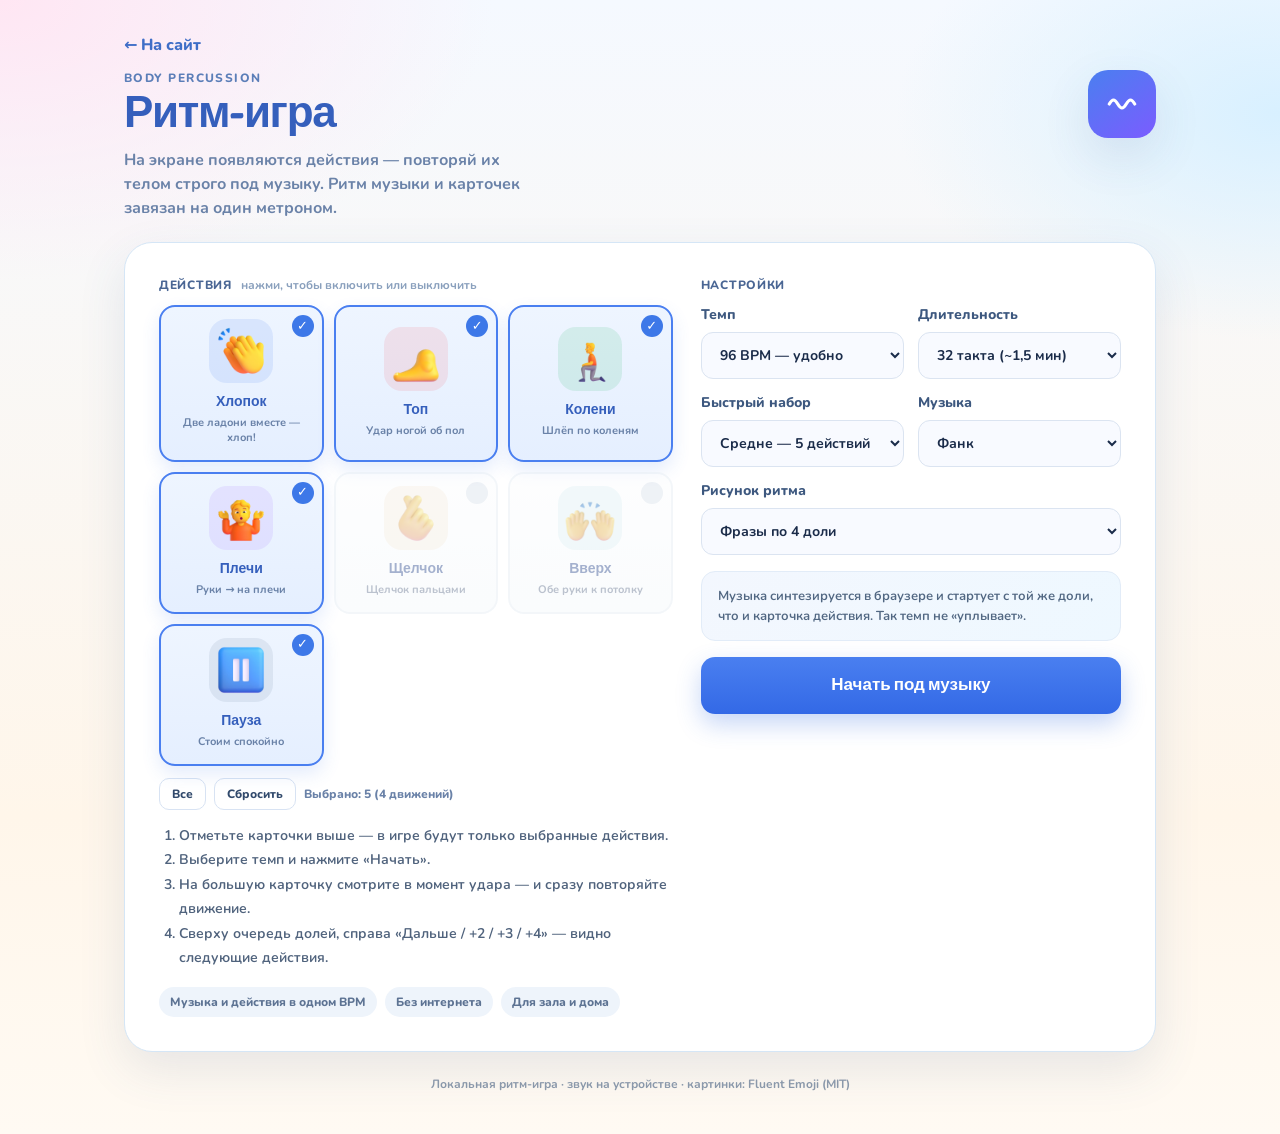
<file: games/ritm/index.html>
<!DOCTYPE html>
<html lang="ru">
<head>
  <meta charset="utf-8" />
  <meta name="viewport" content="width=device-width, initial-scale=1, viewport-fit=cover" />
  <meta name="theme-color" content="#101a2c" />
  <title>Ритм-игра — Я всё могу!</title>
  <link rel="preconnect" href="https://fonts.googleapis.com" />
  <link rel="preconnect" href="https://fonts.gstatic.com" crossorigin />
  <link href="https://fonts.googleapis.com/css2?family=Baloo+2:wght@700;800&family=Fredoka:wght@600;700&family=Nunito:wght@600;700;800&display=swap" rel="stylesheet" />
  <link rel="stylesheet" href="styles.css?v=10" />
</head>
<body>
  <svg width="0" height="0" aria-hidden="true" focusable="false" style="position:absolute">
    <defs>
      <!-- Человечек хлопает в ладоши перед собой -->
      <symbol id="i-clap" viewBox="0 0 80 80">
        <circle cx="40" cy="16" r="8" fill="currentColor"/>
        <path fill="currentColor" d="M34 26h12v22H34z"/>
        <path fill="currentColor" d="M28 54h8v20h-8zm16 0h8v20h-8z"/>
        <path fill="currentColor" d="M18 30c0-2 2-4 5-4h6v8c0 3-2 6-5 6h-2c-2 0-4-2-4-4v-6zm44 0v6c0 2-2 4-4 4h-2c-3 0-5-3-5-6v-8h6c3 0 5 2 5 4z"/>
        <path fill="none" stroke="currentColor" stroke-width="3" stroke-linecap="round" d="M30 28l10 6 10-6"/>
        <path fill="currentColor" opacity=".9" d="M36 22l-2-8h4zm8 0l2-8h-4z"/>
      </symbol>
      <!-- Топает правой ногой, стрелка вниз -->
      <symbol id="i-stomp" viewBox="0 0 80 80">
        <circle cx="40" cy="14" r="8" fill="currentColor"/>
        <path fill="currentColor" d="M34 24h12v20H34z"/>
        <path fill="currentColor" d="M28 46h8v14h-8z"/>
        <path fill="currentColor" d="M44 46h10v8c0 2 2 4 4 4h8v6H46c-6 0-10-4-10-10v-8z"/>
        <path fill="none" stroke="currentColor" stroke-width="3.5" stroke-linecap="round" stroke-linejoin="round" d="M58 40v22M52 54l6 8 6-8"/>
        <path fill="currentColor" opacity=".35" d="M40 72h28v4H40z"/>
      </symbol>
      <!-- Шлёпает ладонями по бёдрам -->
      <symbol id="i-pat" viewBox="0 0 80 80">
        <circle cx="40" cy="14" r="8" fill="currentColor"/>
        <path fill="currentColor" d="M34 24h12v18H34z"/>
        <path fill="currentColor" d="M28 44h10v26H28zm14 0h10v26H42z"/>
        <path fill="currentColor" d="M14 40c0-3 2-5 5-5h8v10c-1 4-4 7-8 7h-1c-2 0-4-2-4-5v-7zm52 0v7c0 3-2 5-4 5h-1c-4 0-7-3-8-7V35h8c3 0 5 2 5 5z"/>
        <path fill="none" stroke="currentColor" stroke-width="3" stroke-linecap="round" d="M22 48c4 4 8 4 10 2M58 48c-4 4-8 4-10 2"/>
      </symbol>
      <!-- Руки к плечам -->
      <symbol id="i-shoulder" viewBox="0 0 80 80">
        <circle cx="40" cy="16" r="8" fill="currentColor"/>
        <path fill="currentColor" d="M32 26h16v24H32z"/>
        <path fill="currentColor" d="M28 52h10v22H28zm14 0h10v22H42z"/>
        <path fill="currentColor" d="M18 30c6 0 10 2 12 6v8h-8c-4 0-8-4-8-8 0-3 2-6 4-6zm44 0c2 0 4 3 4 6 0 4-4 8-8 8h-8v-8c2-4 6-6 12-6z"/>
        <circle cx="26" cy="34" r="4" fill="currentColor" opacity=".45"/>
        <circle cx="54" cy="34" r="4" fill="currentColor" opacity=".45"/>
      </symbol>
      <!-- Щелчок пальцами -->
      <symbol id="i-snap" viewBox="0 0 80 80">
        <path fill="currentColor" d="M30 18c3 0 5 2 5 6v18l10-10c2-2 6-2 8 1 1 2 0 5-2 7L36 54v14c0 4-3 7-7 7s-7-3-7-7V26c0-5 3-8 8-8z"/>
        <path fill="none" stroke="currentColor" stroke-width="3" stroke-linecap="round" d="M52 20l10-4M56 28l10 2M54 36l9 5"/>
        <path fill="currentColor" opacity=".35" d="M22 62h20v6H22z"/>
      </symbol>
      <!-- Руки вверх -->
      <symbol id="i-up" viewBox="0 0 80 80">
        <circle cx="40" cy="28" r="8" fill="currentColor"/>
        <path fill="currentColor" d="M34 38h12v20H34z"/>
        <path fill="currentColor" d="M28 60h10v16H28zm14 0h10v16H42z"/>
        <path fill="currentColor" d="M20 12c2-1 5 0 6 3l6 16-7 3-5-14c-1-3 0-6 0-8zm40 0c0 2 1 5 0 8l-5 14-7-3 6-16c1-3 4-4 6-3z"/>
        <path fill="none" stroke="currentColor" stroke-width="3.5" stroke-linecap="round" stroke-linejoin="round" d="M40 8v12M34 12l6-6 6 6"/>
      </symbol>
      <symbol id="i-rest" viewBox="0 0 80 80">
        <circle cx="40" cy="18" r="8" fill="currentColor"/>
        <path fill="currentColor" d="M34 28h12v22H34z"/>
        <path fill="currentColor" d="M28 52h10v20H28zm14 0h10v20H42z"/>
        <path fill="currentColor" d="M18 36h10v6H18zm34 0h10v6H52z"/>
        <circle cx="40" cy="40" r="22" fill="none" stroke="currentColor" stroke-width="3" opacity=".35"/>
      </symbol>
      <symbol id="i-wave" viewBox="0 0 64 64"><path fill="none" stroke="currentColor" stroke-width="6" stroke-linecap="round" d="M8 32c6-10 10-10 16 0s10 10 16 0 10-10 16 0"/></symbol>
    </defs>
  </svg>

  <main id="setup" class="shell">
    <a class="back-home" href="../../index.html">← На сайт</a>
    <div class="head">
      <div>
        <p class="eyebrow">Body percussion</p>
        <h1>Ритм-игра</h1>
        <p class="lead">На экране появляются действия — повторяй их телом строго под музыку. Ритм музыки и карточек завязан на один метроном.</p>
      </div>
      <div class="beatLogo" aria-hidden="true">
        <svg><use href="#i-wave"></use></svg>
      </div>
    </div>

    <div class="panel setupGrid">
      <section>
        <p class="sectionLabel">Действия <span class="sectionHint">нажми, чтобы включить или выключить</span></p>
        <div class="actionPreview" id="actionLegend" role="group" aria-label="Выбор действий"></div>
        <div class="actionTools">
          <button type="button" class="secondary tiny" id="actionsAll">Все</button>
          <button type="button" class="secondary tiny" id="actionsNone">Сбросить</button>
          <span class="actionCount" id="actionCount"></span>
        </div>
        <ol class="how">
          <li>Отметьте карточки выше — в игре будут только выбранные действия.</li>
          <li>Выберите темп и нажмите «Начать».</li>
          <li>На большую карточку смотрите в момент удара — и сразу повторяйте движение.</li>
          <li>Сверху очередь долей, справа «Дальше / +2 / +3 / +4» — видно следующие действия.</li>
        </ol>
        <div class="pillrow">
          <span class="pill">Музыка и действия в одном BPM</span>
          <span class="pill">Без интернета</span>
          <span class="pill">Для зала и дома</span>
        </div>
      </section>

      <section>
        <p class="sectionLabel">Настройки</p>
        <div class="fields">
          <label class="field" for="bpm">Темп
            <select id="bpm">
              <option value="80">80 BPM — спокойно</option>
              <option value="96" selected>96 BPM — удобно</option>
              <option value="110">110 BPM — бодро</option>
              <option value="126">126 BPM — быстро</option>
            </select>
          </label>
          <label class="field" for="bars">Длительность
            <select id="bars">
              <option value="16">16 тактов (~40 с)</option>
              <option value="32" selected>32 такта (~1,5 мин)</option>
              <option value="48">48 тактов (~2 мин)</option>
              <option value="64">64 такта (~2,5 мин)</option>
            </select>
          </label>
          <label class="field" for="difficulty">Быстрый набор
            <select id="difficulty">
              <option value="easy">Легко — хлопок, топ, пауза</option>
              <option value="normal" selected>Средне — 5 действий</option>
              <option value="hard">Все действия</option>
              <option value="custom">Свой выбор</option>
            </select>
          </label>
          <label class="field" for="style">Музыка
            <select id="style">
              <option value="funk" selected>Фанк</option>
              <option value="pop">Поп</option>
              <option value="latin">Латина</option>
              <option value="kids">Детский бит</option>
              <option value="click">Только метроном</option>
              <option value="off">Без музыки</option>
            </select>
          </label>
          <label class="field full" for="pattern">Рисунок ритма
            <select id="pattern">
              <option value="phrase" selected>Фразы по 4 доли</option>
              <option value="call">Зову — отвечай</option>
              <option value="build">Усложнение по ходу</option>
            </select>
          </label>
        </div>
        <div class="note">Музыка синтезируется в браузере и стартует с той же доли, что и карточка действия. Так темп не «уплывает».</div>
        <button class="primary" id="startBtn" type="button">Начать под музыку</button>
      </section>
    </div>
    <p class="foot">Локальная ритм-игра · звук на устройстве · картинки: Fluent Emoji (MIT)</p>
  </main>

  <section id="play" hidden aria-label="Игра">
    <div class="topbar">
      <div>
        <strong>Ритм-игра</strong>
        <small id="playMeta">96 BPM</small>
      </div>
      <div class="chips">
        <div class="chip"><em>Доля</em><span id="beatChip">1</span></div>
        <div class="chip"><em>Такт</em><span id="barChip">1</span></div>
        <div class="chip"><em>BPM</em><span id="bpmChip">96</span></div>
      </div>
      <div class="actions">
        <button type="button" id="pauseBtn">Пауза</button>
        <button type="button" id="fullBtn">На весь экран</button>
        <button type="button" id="stopBtn">Завершить</button>
      </div>
    </div>
    <div class="progress"><i id="progressBar"></i></div>
    <div class="queueBar">
      <div class="queueTitle">Очередь действий <span>смотри вперёд по долям</span></div>
      <div class="timeline" id="timeline" aria-label="Ближайшие доли"></div>
    </div>
    <div class="stage" id="stage">
      <div class="pulseRing" id="pulseRing"></div>
      <div class="pair">
        <div class="card now" id="actionCard">
          <div class="tag">Сейчас</div>
          <div class="glyph" id="actionGlyph" style="background:#4a7ff018">
            <img src="assets/actions/clap.webp" alt="Хлопок" width="128" height="128" decoding="async" draggable="false">
          </div>
          <h2 class="label" id="actionLabel">Хлопок</h2>
          <p class="hint" id="actionHint">Повторяй вместе с долей</p>
        </div>
        <div class="upcoming" id="upcoming" aria-label="Следующие действия"></div>
      </div>
    </div>
  </section>

  <main id="done" class="shell" hidden>
    <div class="panel">
      <p class="eyebrow">Тренировка завершена</p>
      <h1 style="font-size:clamp(26px,4vw,36px)">Отличный ритм!</h1>
      <p class="lead" id="doneText" style="max-width:none">Вы прошли ритм-игру.</p>
      <div class="stats">
        <div class="stat"><strong id="statBeats">0</strong><span>Долей</span></div>
        <div class="stat"><strong id="statBpm">96</strong><span>BPM</span></div>
        <div class="stat"><strong id="statTime">0:00</strong><span>Время</span></div>
      </div>
      <div class="resactions">
        <button class="primary" id="againBtn" type="button">Ещё раз</button>
        <button class="secondary" id="backBtn" type="button">Настройки</button>
      </div>
      <p style="margin:18px 0 0;text-align:center"><a class="back-home" href="../../index.html">← На сайт</a></p>
    </div>
  </main>

  <script src="game.js?v=10"></script>
</body>
</html>
</file>
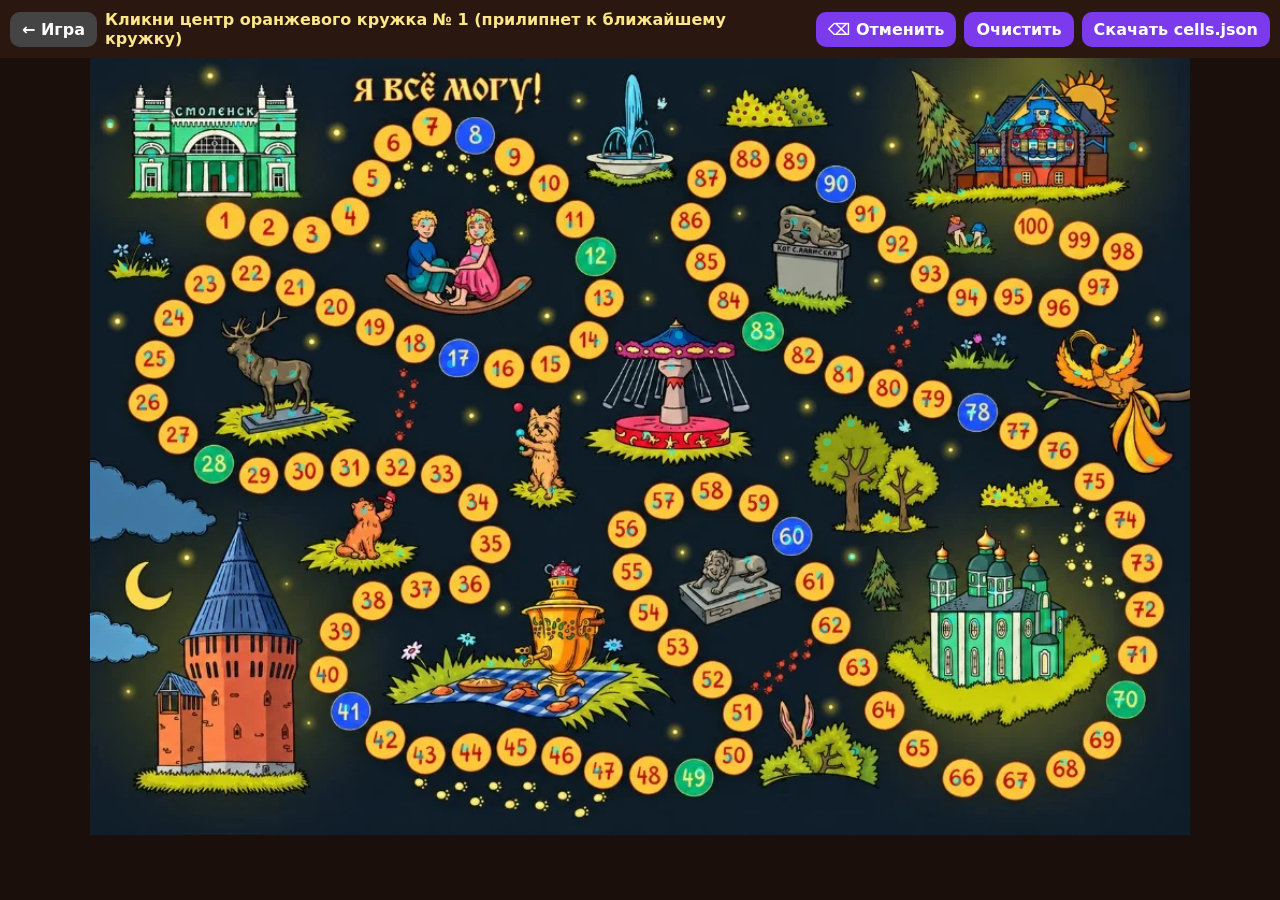
<file: game/calibrate.html>
<!DOCTYPE html>
<html lang="ru">
<head>
  <meta charset="UTF-8" />
  <meta name="viewport" content="width=device-width, initial-scale=1" />
  <title>Калибровка клеток 1–100</title>
  <style>
    body { margin: 0; font-family: system-ui, sans-serif; background: #1a0f0a; color: #fff; }
    .bar {
      display: flex; gap: 8px; flex-wrap: wrap; align-items: center;
      padding: 10px; background: #2a1810; position: sticky; top: 0; z-index: 5;
    }
    button, a {
      font: inherit; font-weight: 800; border: 0; border-radius: 10px;
      padding: 8px 12px; cursor: pointer; background: #7c3aed; color: #fff; text-decoration: none;
    }
    a { background: #444; }
    #status { font-weight: 800; color: #fde68a; flex: 1; }
    .board { position: relative; width: min(100vw, 1100px); margin: 0 auto; cursor: crosshair; }
    img { width: 100%; display: block; pointer-events: none; user-select: none; }
    .dot {
      position: absolute; width: 18px; height: 18px; margin: -9px 0 0 -9px;
      border-radius: 50%; background: #22c55e; border: 2px solid #fff;
      font-size: 9px; font-weight: 900; color: #000;
      display: grid; place-items: center; pointer-events: none;
      box-shadow: 0 0 0 1px #000;
    }
    .dot.last { background: #f59e0b; transform: scale(1.25); }
    .cand {
      position: absolute; width: 8px; height: 8px; margin: -4px 0 0 -4px;
      border-radius: 50%; background: rgba(0,255,255,.35); pointer-events: none;
    }
  </style>
</head>
<body>
  <div class="bar">
    <a href="./">← Игра</a>
    <span id="status">Загрузка…</span>
    <button type="button" id="undo">⌫ Отменить</button>
    <button type="button" id="clear">Очистить</button>
    <button type="button" id="save">Скачать cells.json</button>
  </div>
  <div class="board" id="board">
    <img src="../images/board-map.webp?v=2" alt="карта" draggable="false" id="map" />
  </div>
  <script>
    const specials = {12:"green",28:"green",49:"green",70:"green",83:"green",8:"purple",17:"purple",41:"purple",60:"purple",78:"purple",90:"purple"};
    const board = document.getElementById("board");
    const status = document.getElementById("status");
    let cells = [];
    let candidates = [];

    function render() {
      board.querySelectorAll(".dot,.cand").forEach((d) => d.remove());
      candidates.forEach((c) => {
        const d = document.createElement("div");
        d.className = "cand";
        d.style.left = c.x + "%";
        d.style.top = c.y + "%";
        board.appendChild(d);
      });
      cells.forEach((c, i) => {
        const d = document.createElement("div");
        d.className = "dot" + (i === cells.length - 1 ? " last" : "");
        d.style.left = c.x + "%";
        d.style.top = c.y + "%";
        d.textContent = c.n;
        board.appendChild(d);
      });
      status.textContent = cells.length >= 100
        ? "Готово! Нажми «Скачать cells.json» и замени файл game/cells.json"
        : `Кликни центр оранжевого кружка № ${cells.length + 1} (прилипнет к ближайшему кружку)`;
    }

    function snap(x, y) {
      if (!candidates.length) return { x, y };
      let best = null, bestD = 1e9;
      for (const c of candidates) {
        const d = (c.x - x) ** 2 + (c.y - y) ** 2;
        if (d < bestD) { bestD = d; best = c; }
      }
      // snap if within ~3%
      if (best && bestD < 9) return { x: best.x, y: best.y };
      return { x, y };
    }

    board.addEventListener("click", (e) => {
      if (cells.length >= 100) return;
      const r = board.getBoundingClientRect();
      let x = ((e.clientX - r.left) / r.width) * 100;
      let y = ((e.clientY - r.top) / r.height) * 100;
      const s = snap(x, y);
      const n = cells.length + 1;
      cells.push({ n, x: +s.x.toFixed(3), y: +s.y.toFixed(3), kind: specials[n] || "orange" });
      render();
    });

    document.getElementById("undo").onclick = () => { cells.pop(); render(); };
    document.getElementById("clear").onclick = () => { cells = []; render(); };
    document.getElementById("save").onclick = () => {
      const blob = new Blob([JSON.stringify({ width: 1024, height: 724, cells }, null, 2)], { type: "application/json" });
      const a = document.createElement("a");
      a.href = URL.createObjectURL(blob);
      a.download = "cells.json";
      a.click();
      window.__cellsJSON = JSON.stringify({ width: 1024, height: 724, cells }, null, 2);
    };

    window.__cal = {
      get: () => cells,
      set: (arr) => { cells = arr; render(); },
      json: () => JSON.stringify({ width: 1024, height: 724, cells }, null, 2),
    };

    fetch("./candidates.json").then(r => r.json()).then(c => { candidates = c; render(); }).catch(() => render());
  </script>
</body>
</html>
</file>
<file: styles.css>
:root {
  --navy: #1e2d52;
  --muted: #6b7690;
  --pink: #e45bb3;
  --purple: #9b4dff;
  --line: #e8eef8;
  --wrap: 1180px;
}
* { box-sizing: border-box; margin: 0; padding: 0; }
html { scroll-behavior: smooth; }
body {
  font-family: "Nunito", sans-serif;
  color: var(--navy);
  background: linear-gradient(#eef8ff 0 520px, #fff 720px);
}
img { max-width: 100%; display: block; }
a { color: inherit; text-decoration: none; }
button, input { font: inherit; }

.wrap {
  width: min(var(--wrap), calc(100% - 48px));
  margin: 0 auto;
}
.sprite {
  position: absolute;
  width: 0;
  height: 0;
  overflow: hidden;
}
.bubble svg, .ico svg, .step svg, .crown svg, .tiny {
  width: 100%;
  height: 100%;
  display: block;
}
.stat-ico svg { width: 100%; height: 100%; display: block; }

.header {
  position: sticky;
  top: 0;
  z-index: 30;
  background: rgba(255,255,255,.92);
  backdrop-filter: blur(14px);
  border-bottom: 1px solid rgba(210, 224, 242, .5);
}
.header-inner {
  display: flex;
  align-items: center;
  justify-content: space-between;
  gap: 20px;
  min-height: 76px;
}
.logo { display: flex; align-items: center; gap: 8px; flex: none; }
.logo-kid {
  width: 26px;
  height: 44px;
  overflow: visible;
  transform-origin: bottom center;
  animation: wave 3.5s ease-in-out infinite;
}
.logo-words { display: flex; flex-direction: column; line-height: 1; }
.logo-name {
  display: flex;
  align-items: flex-end;
  gap: 6px;
  font-family: "Fredoka", sans-serif;
  font-size: 24px;
  font-weight: 700;
}
.logo-name b { font-weight: 700; }
.logo-name .o { color: #ff8a1f; }
.logo-name .g { color: #7ed957; }
.logo-name .l { color: #3cc95a; }
.logo-name .b { color: #3b78ff; }
.logo-name .r { color: #ff4d57; }
.logo-name .y { color: #ffc53d; }
.logo-name .t { color: #2ec4b6; }
.logo-sub {
  color: #3b57c4;
  font-size: 9px;
  font-weight: 800;
  letter-spacing: .08em;
  text-transform: uppercase;
  margin-top: 4px;
}
.nav {
  display: flex;
  justify-content: center;
  flex: 1;
  gap: 26px;
  font-weight: 700;
  color: #5b6a88;
  font-size: 15px;
}
.nav a:hover { color: var(--purple); }
.header-actions { display: flex; align-items: center; gap: 6px; }
.menu-btn {
  display: none;
  width: 40px;
  height: 40px;
  border: 0;
  border-radius: 12px;
  background:
    linear-gradient(#1e2d52,#1e2d52) center 12px / 18px 2px no-repeat,
    linear-gradient(#1e2d52,#1e2d52) center 19px / 18px 2px no-repeat,
    linear-gradient(#1e2d52,#1e2d52) center 26px / 18px 2px no-repeat,
    #eef3ff;
}

.btn {
  display: inline-flex;
  flex-direction: column;
  align-items: center;
  justify-content: center;
  border: 0;
  cursor: pointer;
  border-radius: 999px;
  font-weight: 800;
  padding: 12px 22px;
  transition: transform .2s ease, box-shadow .2s ease;
}
.btn:hover { transform: translateY(-2px); }
.btn-primary {
  background: linear-gradient(#c084fc, #9b4dff);
  color: #fff;
  box-shadow: 0 10px 18px rgba(155, 77, 255, .25);
}
.btn-text { background: none; color: var(--navy); padding: 12px 14px; }
.btn-white {
  background: #fff;
  border: 1.5px solid #e2eaf6;
  color: var(--navy);
}
.btn-fat { min-width: 220px; padding: 13px 26px 11px; }
.btn-fat small { font-size: 11px; font-weight: 600; opacity: .88; }
.btn-gold {
  background: linear-gradient(#ffe27a, #f5c542);
  color: #4a3200;
  width: 100%;
  box-shadow: 0 8px 16px rgba(245, 197, 66, .35);
}

.hero {
  display: grid;
  grid-template-columns: minmax(0, 0.92fr) minmax(0, 1.08fr);
  gap: 12px 20px;
  align-items: end;
  padding: 28px 0 8px;
  min-height: 560px;
}
.hero-copy { padding: 18px 8px 28px 0; }
.eyebrow {
  font-size: 11px;
  font-weight: 800;
  letter-spacing: .16em;
  text-transform: uppercase;
  color: #8b97b3;
  margin-bottom: 12px;
}
h1 {
  font-size: 42px;
  line-height: 1.1;
  font-weight: 800;
}
.title-logo {
  display: block;
  width: min(100%, 520px);
  height: auto;
  margin: 0 0 6px;
  animation: bob 3.8s ease-in-out infinite;
}
.pink { color: var(--pink); display: block; }
.lead {
  margin: 14px 0 22px;
  color: var(--muted);
  font-size: 17px;
  font-weight: 600;
  max-width: 420px;
}
.hero-cta { display: flex; gap: 12px; align-items: center; flex-wrap: wrap; }
.stats {
  list-style: none;
  display: flex;
  flex-wrap: wrap;
  gap: 12px;
  margin-top: 28px;
  font-size: 15px;
  font-weight: 800;
  color: #44506c;
  line-height: 1.2;
}
.stats li {
  display: flex;
  gap: 12px;
  align-items: center;
  background: #fff;
  border-radius: 999px;
  padding: 10px 22px 10px 10px;
  min-height: 72px;
  box-shadow: 0 10px 24px rgba(80,110,170,.1);
}
.stat-ico {
  width: 52px;
  height: 52px;
  flex: none;
}

.hero-art {
  position: relative;
  height: 560px;
}
.castle {
  position: absolute;
  inset: 0 0 12px 24px;
  width: calc(100% - 24px);
  height: calc(100% - 12px);
  object-fit: cover;
  object-position: 60% 40%;
  border-radius: 28px;
  animation: castleGlow 6s ease-in-out infinite;
}
.prince {
  position: absolute;
  left: 2%;
  bottom: 22px;
  height: 82%;
  width: auto;
  z-index: 3;
  filter: none;
  animation: floatY 3.6s ease-in-out infinite;
}
.bubble {
  position: absolute;
  z-index: 4;
  width: 54px;
  height: 54px;
  border-radius: 50%;
  display: grid;
  place-items: center;
  background: #fff;
  box-shadow: 0 10px 22px rgba(90,120,170,.16);
  overflow: hidden;
  animation: bob 3.2s ease-in-out infinite;
}
.b1 { top: 28px; left: 18%; }
.b2 { top: 4px; left: 38%; animation-delay: .35s; }
.b3 { top: 10px; right: 22%; animation-delay: .7s; }
.b4 { top: 86px; right: 6%; animation-delay: 1.05s; }
.sparkle {
  position: absolute;
  z-index: 4;
  width: 8px;
  height: 8px;
  background: #fff;
  border-radius: 50%;
  box-shadow: 0 0 10px 3px rgba(255,230,120,.75);
  animation: twinkle 2.2s ease-in-out infinite;
}
.s1 { top: 70px; left: 28%; }
.s2 { top: 36px; right: 18%; animation-delay: .5s; }
.s3 { bottom: 180px; left: 12%; animation-delay: 1s; }
.s4 { top: 160px; right: 10%; animation-delay: 1.4s; }
.gift {
  position: absolute;
  left: 0;
  bottom: 0;
  z-index: 5;
  width: 430px;
  display: flex;
  gap: 14px;
  align-items: center;
  background: #fff;
  padding: 18px 18px 18px 16px;
  border-radius: 28px;
  box-shadow: 0 16px 32px rgba(80,110,170,.16);
}
.gift img {
  width: 104px;
  height: 104px;
  object-fit: contain;
  animation: wiggle 2.6s ease-in-out infinite;
}
.gift strong { display: block; font-size: 16px; line-height: 1.25; }
.gift p { color: var(--muted); font-size: 13px; font-weight: 600; margin-top: 6px; }
.gift-go {
  margin-left: auto;
  width: 34px;
  height: 34px;
  border-radius: 50%;
  background: #f3e8ff;
  color: #7c3aed;
  display: grid;
  place-items: center;
  font-weight: 800;
  flex: none;
}

.block { padding: 64px 0 8px; }
h2 { text-align: center; font-size: 32px; margin-bottom: 28px; }
.skills {
  display: grid;
  grid-template-columns: repeat(5, 1fr);
  gap: 16px;
}
.skills article {
  background: #fff;
  border-radius: 22px;
  padding: 28px 14px 24px;
  text-align: center;
  box-shadow: 0 10px 28px rgba(90,120,170,.08);
  transition: transform .25s ease, box-shadow .25s ease;
}
.skills article:hover { transform: translateY(-6px); box-shadow: 0 16px 32px rgba(90,120,170,.14); }
.ico {
  width: 58px;
  height: 58px;
  margin: 0 auto 12px;
  animation: bob 3.6s ease-in-out infinite;
}
.skills article:nth-child(2) .ico { animation-delay: .2s; }
.skills article:nth-child(3) .ico { animation-delay: .4s; }
.skills article:nth-child(4) .ico { animation-delay: .6s; }
.skills article:nth-child(5) .ico { animation-delay: .8s; }
.skills h3 { font-size: 16px; }
.skills p { color: var(--muted); font-weight: 600; font-size: 13px; margin-top: 6px; line-height: 1.35; }

.row-head {
  display: flex;
  justify-content: space-between;
  align-items: flex-end;
  margin-bottom: 18px;
}
.row-head h2 { margin: 0; text-align: left; }
.more { color: var(--purple); font-weight: 800; font-size: 14px; }
.carousel { position: relative; }
.track {
  display: grid;
  grid-template-columns: repeat(5, 1fr);
  gap: 14px;
}
.game {
  background: #fff;
  border-radius: 20px;
  padding: 8px 8px 14px;
  box-shadow: 0 10px 28px rgba(90,120,170,.08);
  transition: transform .25s ease;
}
.game:hover { transform: translateY(-6px); }
.game img { height: 132px; width: 100%; object-fit: cover; border-radius: 14px; }
.game span {
  display: inline-block;
  margin: 10px 6px 4px;
  background: #efe7ff;
  color: #6b4cff;
  font-size: 11px;
  font-weight: 800;
  padding: 3px 9px;
  border-radius: 999px;
}
.game h3 { padding: 0 8px; font-size: 15px; }
.game p { padding: 2px 8px 0; color: var(--muted); font-size: 12px; font-weight: 600; }
.arrow {
  position: absolute;
  top: 38%;
  width: 40px;
  height: 40px;
  border: 0;
  border-radius: 50%;
  background: #fff;
  box-shadow: 0 8px 18px rgba(80,110,170,.16);
  font-size: 24px;
  cursor: pointer;
  z-index: 2;
}
.left { left: -20px; }
.right { right: -20px; }

.steps {
  list-style: none;
  display: grid;
  grid-template-columns: repeat(4, 1fr);
  gap: 12px 20px;
  padding: 8px 10px 0;
}
.steps li { text-align: center; position: relative; }
.steps li:not(:last-child)::after {
  content: "";
  position: absolute;
  top: 26px;
  right: -18%;
  width: 36%;
  height: 0;
  border-top: 2px dashed #d7e1f0;
}
.step {
  width: 56px;
  height: 56px;
  margin: 0 auto 12px;
  border-radius: 16px;
  background: #f4f7ff;
  display: grid;
  place-items: center;
  animation: bob 3s ease-in-out infinite;
}
.steps li:nth-child(2) .step { animation-delay: .25s; }
.steps li:nth-child(3) .step { animation-delay: .5s; }
.steps li:nth-child(4) .step { animation-delay: .75s; }
.steps h3 { font-size: 15px; }
.steps p { color: var(--muted); font-weight: 600; font-size: 13px; margin-top: 6px; }

.pricing {
  margin: 48px auto 16px;
  display: grid;
  grid-template-columns: 1.2fr .8fr;
  background: linear-gradient(90deg, #7b5cff, #c084fc 50%, #ff8ab8);
  color: #fff;
  border-radius: 26px;
  overflow: hidden;
}
.pricing-left { padding: 34px 40px; }
.pricing-left h2 { text-align: left; margin-bottom: 16px; font-size: 28px; }
.pricing-left ul { list-style: none; font-weight: 700; }
.pricing-left li { margin: 9px 0; }
.pricing-left li::before { content: "✓  "; }
.pricing-card {
  background: #fff;
  color: var(--navy);
  margin: 14px;
  border-radius: 20px;
  padding: 28px 22px;
  text-align: center;
  position: relative;
}
.from { font-size: 20px; font-weight: 800; }
.from b { font-size: 30px; }
.note { color: var(--muted); font-weight: 700; margin: 8px 0 16px; font-size: 14px; }
.trial { display: block; margin-top: 12px; color: var(--purple); font-weight: 800; font-size: 14px; }
.crown {
  position: absolute;
  top: -8px;
  right: 12px;
  width: 44px;
  height: 44px;
  animation: wobble 2.4s ease-in-out infinite;
}

.trust { text-align: center; padding: 28px 0 36px; color: var(--muted); font-weight: 700; }
.trust > p { margin-bottom: 4px; }
.trust ul {
  list-style: none;
  display: flex;
  justify-content: center;
  gap: 28px;
  flex-wrap: wrap;
  margin-top: 14px;
  color: #5b6a88;
  font-size: 14px;
}
.trust li { display: flex; align-items: center; gap: 8px; }

footer { border-top: 1px solid var(--line); }
.footer-inner {
  display: flex;
  justify-content: space-between;
  align-items: center;
  gap: 16px;
  padding: 22px 0 32px;
  color: var(--muted);
  font-weight: 700;
  font-size: 14px;
}

.modal {
  position: fixed;
  inset: 0;
  background: rgba(20,28,50,.45);
  display: grid;
  place-items: center;
  z-index: 50;
}
.modal[hidden] { display: none; }
.sheet {
  width: min(400px, 92vw);
  background: #fff;
  border-radius: 22px;
  padding: 28px;
  position: relative;
}
.sheet button[data-close] {
  position: absolute;
  right: 12px;
  top: 8px;
  border: 0;
  background: none;
  font-size: 28px;
  cursor: pointer;
}
.sheet input {
  width: 100%;
  margin: 8px 0;
  padding: 12px 14px;
  border: 1px solid #dbe4f5;
  border-radius: 12px;
}
.sheet .btn { width: 100%; margin-top: 8px; }

@media (max-width: 1100px) {
  .nav { gap: 14px; font-size: 14px; }
  .title-logo { width: min(100%, 440px); }
  h1 { font-size: 34px; }
  .prince { height: 70%; }
  .hero-art { height: 480px; }
}

@media (max-width: 860px) {
  .nav { display: none; }
  .nav.open {
    display: flex;
    flex-direction: column;
    position: absolute;
    top: 76px;
    left: 0;
    right: 0;
    background: #fff;
    padding: 16px 24px 20px;
    box-shadow: 0 12px 24px rgba(80,110,170,.12);
  }
  .menu-btn { display: block; }
  .hero { grid-template-columns: 1fr; min-height: 0; }
  .hero-copy { padding-bottom: 8px; }
  .hero-art { height: 460px; }
  .skills, .track, .steps { grid-template-columns: 1fr 1fr; }
  .steps li::after { display: none; }
  .pricing { grid-template-columns: 1fr; }
  .row-head { flex-direction: column; align-items: flex-start; gap: 8px; }
}

@media (max-width: 640px) {
  .wrap { width: calc(100% - 24px); }
  .stats, .skills, .track, .steps { grid-template-columns: 1fr; }
  .hero-cta { flex-direction: column; align-items: stretch; }
  .gift { width: calc(100% - 16px); left: 8px; }
  .footer-inner { flex-direction: column; }
}

@keyframes floatY {
  0%, 100% { transform: translateY(0); }
  50% { transform: translateY(-12px); }
}
@keyframes bob {
  0%, 100% { transform: translateY(0); }
  50% { transform: translateY(-7px); }
}
@keyframes wiggle {
  0%, 100% { transform: rotate(-6deg); }
  50% { transform: rotate(6deg); }
}
@keyframes wobble {
  0%, 100% { transform: translateY(0) rotate(-8deg); }
  50% { transform: translateY(-6px) rotate(8deg); }
}
@keyframes twinkle {
  0%, 100% { opacity: .25; transform: scale(.6); }
  50% { opacity: 1; transform: scale(1.2); }
}
@keyframes castleGlow {
  0%, 100% { filter: saturate(1); }
  50% { filter: saturate(1.12) brightness(1.03); }
}
@keyframes wave {
  0%, 100% { transform: rotate(-4deg); }
  50% { transform: rotate(6deg); }
}
.paused, .paused * { animation-play-state: paused !important; }

@media (prefers-reduced-motion: reduce) {
  *, *::before, *::after {
    animation: none !important;
    transition: none !important;
  }
}
</file>
<file: game/game.css>
:root {
  --bg: #2a1810;
  --panel: #fff8ef;
  --ink: #3b2416;
  --muted: #8a6a52;
  --accent: #7c3aed;
  --accent2: #f59e0b;
  --good: #16a34a;
  --bad: #dc2626;
  --p1: #ef4444;
  --p2: #3b82f6;
  --p3: #22c55e;
  --p4: #f59e0b;
  --radius: 22px;
  --font: "Nunito", system-ui, sans-serif;
  --display: "Baloo 2", "Fredoka", sans-serif;
}

* { box-sizing: border-box; }
html, body { margin: 0; min-height: 100%; }
body {
  font-family: var(--font);
  color: var(--ink);
  background:
    radial-gradient(ellipse at 20% 0%, #5b3418 0%, transparent 50%),
    radial-gradient(ellipse at 90% 20%, #3d2314 0%, transparent 45%),
    linear-gradient(165deg, #1a0f0a, #3a2214 45%, #1f120c);
  min-height: 100vh;
}

.hidden { display: none !important; }
.screen { min-height: 100vh; }

.back-home {
  color: #fde68a;
  text-decoration: none;
  font-weight: 800;
  opacity: .9;
}
.back-home:hover { opacity: 1; text-decoration: underline; }

/* —— SETUP —— */
.setup {
  display: grid;
  place-items: center;
  padding: 28px 16px 48px;
  position: relative;
}
.setup > .back-home { position: absolute; top: 18px; left: 18px; }
.setup-card {
  width: min(560px, 100%);
  background: var(--panel);
  border-radius: 32px;
  padding: 28px 28px 32px;
  box-shadow: 0 30px 60px rgba(0,0,0,.35), 0 0 0 1px rgba(255,255,255,.08);
  animation: pop .45s ease;
}
.eyebrow {
  margin: 0;
  text-transform: uppercase;
  letter-spacing: .12em;
  font-size: 12px;
  font-weight: 800;
  color: var(--muted);
}
.setup-card h1 {
  margin: 6px 0 8px;
  font-family: var(--display);
  font-size: clamp(36px, 8vw, 52px);
  line-height: 1;
  background: linear-gradient(90deg, #f59e0b, #ef4444, #8b5cf6, #22c55e);
  -webkit-background-clip: text;
  background-clip: text;
  color: transparent;
}
.lead { margin: 0 0 22px; color: var(--muted); font-weight: 700; }
.field { margin-bottom: 18px; }
.label {
  display: block;
  font-weight: 800;
  margin-bottom: 8px;
  font-size: 15px;
}
.chips { display: flex; flex-wrap: wrap; gap: 8px; }
.chip, .level {
  border: 2px solid #ead9c4;
  background: #fff;
  border-radius: 999px;
  padding: 10px 16px;
  font: inherit;
  font-weight: 800;
  color: var(--ink);
  cursor: pointer;
  transition: .15s ease;
}
.chip:hover, .level:hover { border-color: #c4a484; }
.chip.active {
  border-color: var(--accent);
  background: #f3e8ff;
  color: #5b21b6;
  box-shadow: 0 6px 14px rgba(124,58,237,.18);
}
.levels { display: grid; gap: 10px; }
.level {
  border-radius: 18px;
  text-align: left;
  display: grid;
  gap: 2px;
  padding: 14px 16px;
}
.level strong { font-size: 16px; }
.level span { font-size: 13px; font-weight: 700; color: var(--muted); }
.level.active {
  border-color: var(--accent);
  background: linear-gradient(135deg, #faf5ff, #fff7ed);
  box-shadow: 0 8px 18px rgba(124,58,237,.14);
}
.names { display: grid; gap: 8px; }
.name-row {
  display: grid;
  grid-template-columns: 28px 1fr;
  gap: 10px;
  align-items: center;
}
.swatch {
  width: 22px; height: 34px;
  border-radius: 10px 10px 6px 6px / 14px 14px 8px 8px;
  box-shadow: inset 0 2px 0 rgba(255,255,255,.35), 0 2px 0 rgba(0,0,0,.15);
  position: relative;
}
.swatch::before {
  content: "";
  position: absolute;
  left: 50%; top: -2px;
  width: 14px; height: 14px;
  margin-left: -7px;
  border-radius: 50%;
  background: inherit;
  box-shadow: inset 0 2px 0 rgba(255,255,255,.4);
}
.name-row input {
  border: 2px solid #ead9c4;
  border-radius: 14px;
  padding: 10px 12px;
  font: inherit;
  font-weight: 700;
}
.check label {
  display: flex; gap: 10px; align-items: flex-start;
  font-weight: 700; color: var(--muted); cursor: pointer;
}
.check input { width: 18px; height: 18px; margin-top: 2px; accent-color: var(--accent); }

.btn-start, .btn-roll, .btn-check {
  width: 100%;
  border: 0;
  border-radius: 14px;
  padding: 12px 14px;
  font: inherit;
  font-weight: 800;
  font-size: 16px;
  color: #fff;
  cursor: pointer;
  background: linear-gradient(135deg, #8b5cf6, #6d28d9);
  box-shadow: 0 10px 20px rgba(109,40,217,.3);
  transition: transform .15s ease, filter .15s ease;
}
.btn-start:hover, .btn-roll:hover, .btn-check:hover, .btn-step:hover { filter: brightness(1.05); transform: translateY(-1px); }
.btn-start:active, .btn-roll:active, .btn-check:active, .btn-step:active { transform: translateY(1px); }
.btn-start { margin-top: 8px; }

/* —— PLAY —— */
.play {
  height: 100vh;
  height: 100dvh;
  padding: 0;
  box-sizing: border-box;
  overflow: hidden;
}
.play-body {
  height: 100%;
  display: grid;
  grid-template-columns: minmax(0, 1fr) 168px;
  gap: 0;
  min-height: 0;
}
.btn-ghost {
  border: 1px solid rgba(124, 58, 237, .28);
  background: #f5f3ff;
  color: #5b21b6;
  border-radius: 999px;
  padding: 2px 8px;
  font: inherit;
  font-weight: 800;
  font-size: 14px;
  cursor: pointer;
  flex: 0 0 auto;
  line-height: 1.2;
  min-width: 30px;
}
.board-wrap {
  background: #120c08;
  padding: 0;
  min-height: 0;
  overflow: hidden;
  container-type: size;
  position: relative;
}
.board {
  position: absolute;
  left: 50%;
  top: 50%;
  translate: -50% -50%;
  aspect-ratio: 1024 / 723;
  width: min(100cqw, calc(100cqh * 1024 / 723));
  height: auto;
  border-radius: 0;
  overflow: hidden;
  line-height: 0;
  user-select: none;
}
.board-img {
  width: 100%;
  height: auto;
  display: block;
  vertical-align: top;
}
.tokens { position: absolute; inset: 0; pointer-events: none; }
.cell-hint {
  position: absolute;
  width: 5.6%;
  min-width: 30px;
  aspect-ratio: 1;
  border: 0;
  padding: 0;
  border-radius: 50%;
  transform: translate(-50%, -50%);
  pointer-events: none;
  z-index: 3;
  box-shadow:
    0 0 0 3px rgba(124, 58, 237, .95),
    0 0 0 10px rgba(167, 139, 250, .35),
    0 0 22px rgba(124, 58, 237, .55);
  background: rgba(255, 255, 255, .42);
  animation: cellPulse 1.2s ease-in-out infinite;
}
.cell-hint.back {
  box-shadow:
    0 0 0 3px rgba(217, 70, 239, .95),
    0 0 0 10px rgba(232, 121, 249, .35),
    0 0 22px rgba(192, 38, 211, .5);
}
.special-glow {
  position: absolute;
  width: 7%;
  min-width: 34px;
  aspect-ratio: 1;
  border-radius: 50%;
  transform: translate(-50%, -50%);
  pointer-events: none;
  z-index: 2;
}
.special-glow.good {
  background: radial-gradient(circle, rgba(74,222,128,.85) 0%, rgba(22,163,74,.15) 55%, transparent 70%);
  box-shadow: 0 0 0 4px rgba(34,197,94,.95), 0 0 28px rgba(34,197,94,.75);
  animation: specialFlash .9s ease;
}
.special-glow.bad {
  background: radial-gradient(circle, rgba(232,121,249,.85) 0%, rgba(168,85,247,.18) 55%, transparent 70%);
  box-shadow: 0 0 0 4px rgba(192,38,211,.95), 0 0 28px rgba(192,38,211,.7);
  animation: specialFlash .9s ease;
}
.fx-burst {
  position: absolute;
  width: 12%;
  min-width: 48px;
  aspect-ratio: 1;
  transform: translate(-50%, -50%);
  pointer-events: none;
  z-index: 4;
  border-radius: 50%;
}
.fx-burst.good {
  background:
    radial-gradient(circle at 30% 30%, #fde68a 0 3px, transparent 4px),
    radial-gradient(circle at 70% 25%, #4ade80 0 4px, transparent 5px),
    radial-gradient(circle at 55% 70%, #86efac 0 3px, transparent 4px),
    radial-gradient(circle at 25% 65%, #facc15 0 3px, transparent 4px);
  animation: fxPop .8s ease-out;
}
.fx-burst.bad {
  background:
    radial-gradient(circle at 30% 30%, #f0abfc 0 3px, transparent 4px),
    radial-gradient(circle at 70% 25%, #c084fc 0 4px, transparent 5px),
    radial-gradient(circle at 55% 70%, #e879f9 0 3px, transparent 4px),
    radial-gradient(circle at 25% 65%, #a855f7 0 3px, transparent 4px);
  animation: fxPop .8s ease-out;
}
.token {
  position: absolute;
  width: 3.6%;
  min-width: 22px;
  height: auto;
  aspect-ratio: 28 / 42;
  transform: translate(-50%, -88%);
  filter: drop-shadow(0 3px 2px rgba(0,0,0,.35)) drop-shadow(0 8px 10px rgba(0,0,0,.22));
  transition: left .28s cubic-bezier(.2,.8,.2,1), top .28s cubic-bezier(.2,.8,.2,1);
  z-index: 2;
  background: none;
  border: 0;
  border-radius: 0;
  box-shadow: none;
  touch-action: none;
}
.token.movable {
  pointer-events: auto;
  cursor: grab;
  z-index: 20;
  filter:
    drop-shadow(0 3px 2px rgba(0,0,0,.35))
    drop-shadow(0 8px 10px rgba(0,0,0,.22))
    drop-shadow(0 0 10px rgba(124, 58, 237, .55));
}
.token.movable:active,
.token.dragging {
  cursor: grabbing;
}
.token.dragging {
  transition: none;
  z-index: 30;
  pointer-events: none;
  filter:
    drop-shadow(0 10px 8px rgba(0,0,0,.4))
    drop-shadow(0 0 14px rgba(124, 58, 237, .7));
}
.token svg {
  width: 100%;
  height: 100%;
  display: block;
  overflow: visible;
}
.token.bounce { animation: tokenBounce .5s ease; }
.token.p0 { --pawn: #e11d48; --pawn-light: #fb7185; --pawn-dark: #9f1239; }
.token.p1 { --pawn: #2563eb; --pawn-light: #60a5fa; --pawn-dark: #1e3a8a; }
.token.p2 { --pawn: #16a34a; --pawn-light: #4ade80; --pawn-dark: #14532d; }
.token.p3 { --pawn: #d97706; --pawn-light: #fbbf24; --pawn-dark: #92400e; }

.panel {
  background: var(--panel);
  border-radius: 0;
  padding: 8px 8px 10px;
  box-shadow: -8px 0 24px rgba(0,0,0,.25);
  display: flex;
  flex-direction: column;
  align-items: stretch;
  justify-content: flex-start;
  gap: 8px;
  width: 168px;
  min-width: 168px;
  margin: 0;
  min-height: 0;
  overflow-y: auto;
  overflow-x: hidden;
  z-index: 5;
}
.panel-top {
  display: grid;
  grid-template-columns: auto 1fr auto;
  align-items: center;
  gap: 4px;
}
.panel-back {
  color: #7c3aed !important;
  font-size: 16px;
  font-weight: 900;
  text-decoration: none;
  padding: 2px 4px;
}
.panel-tools {
  display: flex;
  gap: 2px;
}
.panel .turn {
  background: linear-gradient(135deg, #fff, #f3e8ff);
  border-radius: 10px;
  padding: 4px 6px;
  display: flex;
  align-items: center;
  gap: 6px;
  min-width: 0;
}
.turn-meta { min-width: 0; display: grid; gap: 0; }
.turn-swatch {
  width: 12px;
  height: 18px;
  border-radius: 6px 6px 3px 3px / 9px 9px 4px 4px;
  box-shadow: inset 0 1px 0 rgba(255,255,255,.35), 0 1px 2px rgba(0,0,0,.2);
  flex: 0 0 auto;
  position: relative;
  background: #ef4444;
}
.turn-swatch::before {
  content: "";
  position: absolute;
  left: 50%; top: -2px;
  width: 8px; height: 8px;
  margin-left: -4px;
  border-radius: 50%;
  background: inherit;
}
.turn-name {
  font-family: var(--display);
  font-size: 13px;
  line-height: 1;
  color: var(--ink);
  white-space: nowrap;
  overflow: hidden;
  text-overflow: ellipsis;
}
.turn-pos {
  font-size: 10px;
  font-weight: 800;
  color: var(--muted);
}

.dice-stage {
  display: flex;
  flex-direction: column;
  align-items: center;
  gap: 6px;
  flex: 0 0 auto;
}
.dice-row {
  min-height: 0;
  display: flex;
  justify-content: center;
  align-items: center;
  gap: 4px;
  margin-bottom: 0;
  perspective: 600px;
  flex-wrap: wrap;
}
.dice-plus {
  font-family: var(--display);
  font-size: 18px;
  font-weight: 800;
  color: #7c3aed;
  line-height: 1;
  user-select: none;
}
.die {
  width: 48px;
  height: 48px;
  border-radius: 10px;
  display: grid;
  place-items: center;
  position: relative;
  transform-style: preserve-3d;
  box-shadow: 0 4px 0 rgba(0,0,0,.12), 0 8px 12px rgba(0,0,0,.16);
}
.die.digit {
  background: linear-gradient(145deg, #fffaf0, #f5e6c8);
  color: #1f2937;
  font-family: var(--display);
  font-size: 26px;
  font-weight: 800;
}
.die.pips {
  background: linear-gradient(145deg, #60a5fa, #2563eb);
}
.btn-roll {
  width: 100%;
  min-width: 0;
  padding: 8px 10px;
  font-size: 14px;
  border-radius: 10px;
}
.die.rolling {
  animation: diceToss .9s ease;
}
.pips-grid {
  width: 70%;
  height: 70%;
  display: grid;
  grid-template-columns: repeat(3, 1fr);
  grid-template-rows: repeat(3, 1fr);
  gap: 4%;
}
.pip {
  width: 100%;
  height: 100%;
  border-radius: 50%;
  background: #fff;
  box-shadow: 0 1px 2px rgba(0,0,0,.25);
  opacity: 0;
}
.pip.on { opacity: 1; }

.btn-roll:disabled, .btn-check:disabled, .btn-step:disabled {
  opacity: .55;
  cursor: not-allowed;
  transform: none;
  filter: none;
}

.answer-box {
  background: #fff;
  border: 1px dashed #e7d3b8;
  border-radius: 10px;
  padding: 6px;
  display: flex;
  flex-direction: column;
  align-items: stretch;
  gap: 6px;
}
.answer-row {
  display: grid;
  grid-template-columns: 1fr auto;
  gap: 4px;
}
#answerInput {
  border: 2px solid #ead9c4;
  border-radius: 8px;
  padding: 6px 4px;
  font: inherit;
  font-size: 20px;
  font-weight: 800;
  text-align: center;
  font-family: var(--display);
  width: 100%;
  min-width: 0;
}
.btn-check { width: auto; padding: 6px 10px; font-size: 13px; border-radius: 10px; }
.hint {
  min-height: 0;
  margin: 0;
  font-weight: 800;
  font-size: 11px;
  text-align: center;
  line-height: 1.25;
}
.hint.ok { color: var(--good); }
.hint.bad { color: var(--bad); }

.move-box {
  background: linear-gradient(135deg, #f5f3ff, #ede9fe);
  border: 1px solid #c4b5fd;
  border-radius: 10px;
  padding: 8px;
  display: flex;
  flex-direction: column;
  align-items: stretch;
  gap: 6px;
}
.move-steps {
  margin: 0;
  font-size: 13px;
  font-weight: 800;
  color: #7c3aed;
  text-align: center;
}
.move-hint {
  margin: 0;
  font-size: 11px;
  font-weight: 700;
  color: var(--muted);
  line-height: 1.2;
  text-align: center;
}
.btn-step {
  border: 0;
  border-radius: 10px;
  padding: 10px 8px;
  font: inherit;
  font-weight: 800;
  font-size: 16px;
  font-family: var(--display);
  color: #fff;
  cursor: pointer;
  background: linear-gradient(135deg, #8b5cf6, #6d28d9);
  box-shadow: 0 4px 12px rgba(109,40,217,.28);
  width: 100%;
  min-width: 0;
}
.btn-step.back {
  background: linear-gradient(135deg, #d946ef, #a21caf);
}
.numpad {
  margin: 0;
  display: grid;
  grid-template-columns: repeat(4, 1fr);
  gap: 3px;
}
.numpad button {
  border: 0;
  background: #f3e8ff;
  color: #5b21b6;
  border-radius: 7px;
  padding: 0;
  height: 28px;
  font: inherit;
  font-weight: 800;
  font-size: 12px;
  cursor: pointer;
}
.numpad button:hover { background: #e9d5ff; }

.log {
  margin-top: auto;
  min-height: 0;
  font-weight: 700;
  color: var(--muted);
  font-size: 11px;
  line-height: 1.3;
  text-align: center;
}
.roster {
  list-style: none;
  margin: 0;
  padding: 0;
  display: flex;
  flex-wrap: wrap;
  gap: 4px;
  justify-content: center;
}
.roster.solo { display: none; }
.roster li {
  display: inline-flex;
  align-items: center;
  gap: 4px;
  background: #fff;
  border-radius: 999px;
  padding: 2px 7px 2px 5px;
  font-weight: 800;
  font-size: 11px;
  color: var(--ink);
}
.roster .dot {
  width: 8px; height: 12px;
  border-radius: 4px 4px 2px 2px / 6px 6px 3px 3px;
  border: 0;
  box-shadow: inset 0 1px 0 rgba(255,255,255,.35), 0 1px 2px rgba(0,0,0,.2);
  position: relative;
}
.roster .dot::before {
  content: "";
  position: absolute;
  left: 50%; top: -2px;
  width: 6px; height: 6px;
  margin-left: -3px;
  border-radius: 50%;
  background: inherit;
}
.roster .name { display: none; }
.roster .pos { color: var(--muted); }
.roster li.active { outline: 2px solid #c4b5fd; }

/* —— WIN —— */
.modal {
  position: fixed; inset: 0;
  background: rgba(20,10,5,.55);
  display: grid; place-items: center;
  z-index: 50;
  padding: 16px;
}
.modal-card {
  width: min(420px, 100%);
  background: var(--panel);
  border-radius: 28px;
  padding: 28px;
  text-align: center;
  position: relative;
  overflow: hidden;
  animation: pop .4s ease;
}
.modal-card h2 {
  font-family: var(--display);
  font-size: 40px;
  margin: 0 0 8px;
  color: #7c3aed;
}
.modal-card p { font-weight: 700; color: var(--muted); }
.confetti {
  position: absolute; inset: 0;
  background:
    radial-gradient(circle at 20% 20%, #f59e0b 0 4px, transparent 5px),
    radial-gradient(circle at 70% 30%, #ef4444 0 5px, transparent 6px),
    radial-gradient(circle at 40% 70%, #22c55e 0 4px, transparent 5px),
    radial-gradient(circle at 80% 75%, #3b82f6 0 5px, transparent 6px),
    radial-gradient(circle at 55% 15%, #a855f7 0 4px, transparent 5px);
  opacity: .85;
  pointer-events: none;
  animation: confettiFall 1.8s ease-out;
}

@keyframes pop {
  from { opacity: 0; transform: translateY(12px) scale(.96); }
  to { opacity: 1; transform: none; }
}
@keyframes diceToss {
  0% { transform: rotateX(0) rotateY(0) scale(1); }
  25% { transform: rotateX(180deg) rotateY(90deg) scale(1.12) translateY(-18px); }
  50% { transform: rotateX(360deg) rotateY(200deg) scale(.95) translateY(4px); }
  75% { transform: rotateX(480deg) rotateY(300deg) scale(1.08) translateY(-10px); }
  100% { transform: rotateX(720deg) rotateY(360deg) scale(1) translateY(0); }
}
@keyframes tokenBounce {
  0%, 100% { filter: drop-shadow(0 3px 2px rgba(0,0,0,.35)) drop-shadow(0 8px 10px rgba(0,0,0,.22)) brightness(1); }
  35% { transform: translate(-50%, -108%) scale(1.12); filter: drop-shadow(0 6px 4px rgba(0,0,0,.3)) brightness(1.1); }
  70% { transform: translate(-50%, -82%) scale(.96); }
}
@keyframes cellPulse {
  0%, 100% { transform: translate(-50%, -50%) scale(1); opacity: 1; }
  50% { transform: translate(-50%, -50%) scale(1.12); opacity: .85; }
}
@keyframes specialFlash {
  0% { transform: translate(-50%, -50%) scale(.6); opacity: 0; }
  35% { transform: translate(-50%, -50%) scale(1.25); opacity: 1; }
  100% { transform: translate(-50%, -50%) scale(1); opacity: 1; }
}
@keyframes fxPop {
  0% { transform: translate(-50%, -50%) scale(.4); opacity: 0; }
  40% { transform: translate(-50%, -50%) scale(1.2); opacity: 1; }
  100% { transform: translate(-50%, -50%) scale(1.6); opacity: 0; }
}
@keyframes confettiFall {
  from { transform: translateY(-20px); opacity: 0; }
  to { transform: none; opacity: .85; }
}

@media (max-width: 760px) {
  .play-body {
    grid-template-columns: 1fr;
    grid-template-rows: minmax(0, 1fr) auto;
  }
  .panel {
    width: 100%;
    min-width: 0;
    max-height: 38dvh;
    flex-direction: row;
    flex-wrap: wrap;
    align-items: center;
    justify-content: center;
    box-shadow: 0 -6px 18px rgba(0,0,0,.25);
  }
  .panel-top { width: 100%; }
  .dice-stage { flex-direction: row; flex-wrap: wrap; justify-content: center; }
  .btn-roll { width: auto; min-width: 88px; }
  .answer-box { flex: 1 1 200px; max-width: 320px; }
  .move-box { flex: 0 0 auto; min-width: 140px; }
  .btn-step { width: auto; min-width: 120px; }
  .log { margin-top: 0; flex: 1 1 100%; }
}
@media (max-width: 560px) {
  .setup-card { padding: 22px 18px 24px; border-radius: 24px; }
  .token { width: 5%; min-width: 24px; }
  .turn-name { font-size: 12px; }
}
@supports not (width: 1cqw) {
  .board {
    position: relative;
    left: auto;
    top: auto;
    translate: none;
    width: min(100%, calc(100dvh * 1024 / 723));
    margin: 0 auto;
  }
  .board-wrap { display: grid; place-items: center; }
}

@media (prefers-reduced-motion: reduce) {
  .die.rolling, .token, .token.bounce, .cell-hint, .special-glow, .fx-burst, .setup-card, .modal-card, .confetti {
    animation: none !important;
    transition: none !important;
  }
}
</file>
<file: games/cvet/styles.css>
:root {
  color-scheme: light;
  --ink: #2c4570;
  --muted: #6a82a8;
  --panel: #ffffff;
  --stroke: #d5e6f6;
  --accent: #3d78e8;
  --good: #2fbe74;
  --red: #ef4440;
  --yellow: #f0b91a;
  --blue: #2f6fe0;
  --green: #2ab269;
  --font: "Nunito", system-ui, sans-serif;
  --display: "Baloo 2", "Fredoka", sans-serif;
  --shadow: 0 18px 48px rgba(55, 90, 140, 0.12);
}

* { box-sizing: border-box; }
html, body { margin: 0; min-height: 100%; }
body {
  color: var(--ink);
  font-family: var(--font);
  background:
    radial-gradient(ellipse 80% 50% at 10% -10%, #ffe8f4 0%, transparent 55%),
    radial-gradient(ellipse 70% 45% at 100% 0%, #d9f0ff 0%, transparent 50%),
    linear-gradient(180deg, #f4f9ff, #fff7ec 70%, #fffaf3);
}
button, select, input { font: inherit; }
button { cursor: pointer; }
button:disabled { opacity: .55; cursor: default; }
button:focus-visible,
select:focus-visible,
input:focus-visible {
  outline: 3px solid #9eb8ff;
  outline-offset: 2px;
}
[hidden] { display: none !important; }

.back-home {
  display: inline-block;
  margin: 0 0 14px;
  color: #3f6ec7;
  font-weight: 800;
  text-decoration: none;
}
.back-home:hover { text-decoration: underline; }

.shell {
  max-width: 1120px;
  margin: 0 auto;
  padding: clamp(16px, 3vw, 34px);
}

.head {
  display: flex;
  gap: 16px;
  justify-content: space-between;
  align-items: flex-start;
  margin-bottom: 22px;
}
.eyebrow {
  margin: 0 0 6px;
  color: #5b7eb8;
  font-size: 12px;
  font-weight: 800;
  letter-spacing: .12em;
  text-transform: uppercase;
}
h1 {
  font-family: var(--display);
  font-size: clamp(30px, 4.4vw, 44px);
  line-height: 1.05;
  letter-spacing: -.03em;
  margin: 0;
  color: #355fbc;
}
.lead {
  margin: 10px 0 0;
  color: var(--muted);
  font-weight: 700;
  max-width: 36ch;
}
.logo {
  width: 64px;
  height: 64px;
  border-radius: 18px;
  display: grid;
  grid-template-columns: 1fr 1fr;
  gap: 6px;
  padding: 10px;
  background: #1a2a48;
  box-shadow: var(--shadow);
  flex: none;
  animation: logoPulse 3.2s ease-in-out infinite;
}
.logo b { border-radius: 6px; }
@keyframes logoPulse {
  0%, 100% { transform: rotate(-2deg) scale(1); }
  50% { transform: rotate(2deg) scale(1.04); }
}

.panel {
  background: var(--panel);
  border: 1px solid var(--stroke);
  box-shadow: var(--shadow);
  border-radius: 28px;
  padding: clamp(20px, 3.5vw, 36px);
}

.setupGrid {
  display: grid;
  grid-template-columns: 1.15fr 1fr;
  gap: 28px;
}
.divider {
  height: 1px;
  background: linear-gradient(90deg, transparent, #e3edf8, transparent);
  margin: 22px 0;
}
.sectionLabel {
  font-size: 12px;
  letter-spacing: .06em;
  font-weight: 800;
  color: #4a6694;
  text-transform: uppercase;
  margin: 0 0 12px;
}

.legend {
  display: grid;
  grid-template-columns: repeat(4, minmax(0, 1fr));
  gap: 10px;
}
.legendItem {
  border: 1px solid #e6eef8;
  background: linear-gradient(180deg, #fbfdff, #f5f9fe);
  border-radius: 16px;
  padding: 12px 6px;
  text-align: center;
  transition: transform .2s ease, box-shadow .2s ease;
}
.legendItem:hover {
  transform: translateY(-3px);
  box-shadow: 0 10px 24px rgba(70, 110, 170, .12);
}
.swatch {
  display: grid;
  place-items: center;
  width: 54px;
  height: 54px;
  max-width: 90%;
  margin: 0 auto 8px;
  border-radius: 15px;
  color: #fff;
  font-size: 28px;
  font-weight: 900;
  font-family: var(--display);
  box-shadow: inset 0 -4px rgba(0,0,0,.12), 0 8px 16px rgba(0,0,0,.08);
}
.legendItem span {
  font-size: 12px;
  color: #4f6788;
  font-weight: 800;
}

.choiceGroup {
  display: grid;
  grid-template-columns: 1fr 1fr;
  gap: 10px;
}
.choice {
  padding: 14px 13px;
  border: 2px solid #e4ebf5;
  background: #f8fbff;
  color: #344969;
  border-radius: 16px;
  text-align: left;
  font-weight: 800;
  transition: border-color .15s, background .15s, transform .15s;
}
.choice em {
  display: block;
  font-size: 12px;
  font-style: normal;
  font-weight: 600;
  color: #6a7f9c;
  margin-top: 5px;
  line-height: 1.4;
}
.choice:hover { transform: translateY(-1px); }
.choice.active {
  border-color: #4a7eef;
  background: linear-gradient(180deg, #eef5ff, #e5efff);
  color: #1d4a9a;
  box-shadow: 0 8px 20px rgba(61, 120, 232, .15);
}

.fields {
  display: grid;
  grid-template-columns: 1fr 1fr;
  gap: 14px;
  margin: 18px 0;
}
.field {
  display: grid;
  gap: 8px;
  font-size: 14px;
  font-weight: 800;
  color: #3d587f;
}
.field select {
  width: 100%;
  background: #f8faff;
  border: 1px solid #dbe4f1;
  border-radius: 12px;
  padding: 12px 14px;
  color: #1b2c4a;
  font-weight: 700;
}
.check {
  display: flex;
  align-items: center;
  gap: 10px;
  font-size: 14px;
  color: #465b77;
  cursor: pointer;
  font-weight: 700;
  margin-top: 10px;
}
.check input {
  accent-color: var(--accent);
  width: 18px;
  height: 18px;
}

.primary {
  border: 0;
  border-radius: 14px;
  background: linear-gradient(180deg, #4a7ff0, #3369e6);
  color: white;
  font-weight: 800;
  padding: 15px 22px;
  box-shadow: 0 10px 24px rgba(49, 106, 228, .28);
  transition: transform .15s, filter .15s;
}
.primary:hover { filter: brightness(1.05); transform: translateY(-1px); }
.secondary {
  border: 1px solid #d8e3f3;
  background: white;
  color: #324a6c;
  border-radius: 12px;
  padding: 12px 15px;
  font-weight: 800;
}
.secondary:hover { background: #f5f8ff; }
.start {
  width: 100%;
  font-size: 17px;
  margin-top: 20px;
  font-family: var(--display);
  letter-spacing: .01em;
}

.how {
  margin: 16px 0 0;
  padding-left: 20px;
  color: #50637d;
  font-size: 14px;
  line-height: 1.75;
  font-weight: 650;
}
.note {
  margin-top: 16px;
  padding: 14px 16px;
  background: linear-gradient(135deg, #f3f7fe, #eef8ff);
  border-radius: 14px;
  color: #516782;
  font-size: 13px;
  line-height: 1.55;
  font-weight: 650;
  border: 1px solid #e2ecf8;
}
.hintline {
  display: flex;
  flex-wrap: wrap;
  gap: 8px;
  margin-top: 18px;
}
.pill {
  background: #eef4fb;
  color: #5d7393;
  padding: 7px 11px;
  border-radius: 999px;
  font-size: 12px;
  font-weight: 800;
}
.foot {
  margin: 26px 0 8px;
  text-align: center;
  font-size: 12px;
  color: #8a98aa;
  font-weight: 700;
}

/* —— Game —— */
#game {
  min-height: 100vh;
  background: #101a2c;
  color: white;
  display: flex;
  flex-direction: column;
  transition: background .18s ease;
}
.gamebar {
  display: flex;
  gap: 14px;
  align-items: center;
  justify-content: space-between;
  padding: 14px max(18px, env(safe-area-inset-right)) 12px max(18px, env(safe-area-inset-left));
  background: rgba(12, 20, 36, .92);
  backdrop-filter: blur(10px);
  flex-wrap: wrap;
  border-bottom: 1px solid rgba(255,255,255,.06);
}
.gamebar strong {
  font-size: 17px;
  font-family: var(--display);
}
.gamebar small {
  display: block;
  font-size: 11px;
  opacity: .68;
  margin-top: 3px;
  font-weight: 700;
}
.hudStats {
  display: flex;
  gap: 10px;
  flex-wrap: wrap;
}
.hudChip {
  background: rgba(255,255,255,.08);
  border: 1px solid rgba(255,255,255,.12);
  border-radius: 999px;
  padding: 8px 12px;
  font-size: 13px;
  font-weight: 800;
}
.hudChip em {
  font-style: normal;
  opacity: .65;
  font-weight: 700;
  margin-right: 4px;
}
.gactions { display: flex; gap: 8px; flex-wrap: wrap; }
.gactions button {
  font-size: 13px;
  font-weight: 800;
  border-radius: 10px;
  padding: 9px 12px;
  background: #26354d;
  color: #fff;
  border: 1px solid #44546c;
  transition: background .15s;
}
.gactions button:hover { background: #314562; }

.progress {
  height: 8px;
  background: #1c2a44;
}
.progress i {
  height: 100%;
  display: block;
  background: linear-gradient(90deg, #7eb0ff, #9be7c2);
  transition: width .22s ease;
  border-radius: 0 4px 4px 0;
}

.stage {
  flex: 1;
  min-height: 52vh;
  display: grid;
  place-items: center;
  position: relative;
  padding: 18px;
  overflow: hidden;
}
.stage::before {
  content: "";
  position: absolute;
  inset: -20%;
  background: radial-gradient(circle at 50% 40%, rgba(255,255,255,.18), transparent 55%);
  pointer-events: none;
}
.cue {
  display: flex;
  align-items: center;
  justify-content: center;
  flex-direction: column;
  text-align: center;
  position: relative;
  z-index: 1;
  animation: cueIn .28s cubic-bezier(.2, .9, .3, 1);
}
@keyframes cueIn {
  from { opacity: 0; transform: scale(.86); }
  to { opacity: 1; transform: scale(1); }
}
.cueNum {
  font-size: clamp(160px, 36vmin, 500px);
  font-weight: 900;
  font-family: var(--display);
  line-height: .94;
  letter-spacing: -.08em;
  color: #fff;
  text-shadow: 0 10px 30px rgba(0,0,0,.18);
}
.cueCaption {
  font-weight: 850;
  text-transform: uppercase;
  font-size: clamp(16px, 2.6vw, 24px);
  letter-spacing: .2em;
  color: #fff;
  text-shadow: 0 2px 10px rgba(0,0,0,.25);
  margin-top: 14px;
}
.stage.wait { background: #273650; }
.waitNum {
  font-size: clamp(96px, 22vmin, 240px);
  font-weight: 900;
  font-family: var(--display);
  line-height: 1;
}
.waitCaption {
  font-weight: 800;
  font-size: clamp(17px, 2.2vw, 24px);
  margin-top: 14px;
}

.flashOk::after,
.flashBad::after {
  content: "";
  position: absolute;
  inset: 0;
  pointer-events: none;
  animation: flashFade .35s ease forwards;
}
.flashOk::after { background: rgba(80, 230, 150, .28); }
.flashBad::after { background: rgba(255, 80, 80, .28); }
@keyframes flashFade {
  from { opacity: 1; }
  to { opacity: 0; }
}

.streakBanner {
  position: absolute;
  top: 18px;
  left: 50%;
  transform: translateX(-50%) translateY(-8px);
  background: rgba(255,255,255,.18);
  border: 1px solid rgba(255,255,255,.28);
  backdrop-filter: blur(8px);
  border-radius: 999px;
  padding: 8px 16px;
  font-weight: 900;
  font-size: 14px;
  opacity: 0;
  pointer-events: none;
  z-index: 3;
  transition: opacity .2s, transform .2s;
}
.streakBanner.show {
  opacity: 1;
  transform: translateX(-50%) translateY(0);
}

.tapZone {
  padding: 10px max(16px, env(safe-area-inset-right)) 8px max(16px, env(safe-area-inset-left));
  display: grid;
  grid-template-columns: repeat(4, 1fr);
  gap: 10px;
  background: #111a2b;
}
.tapBtn {
  border: 3px solid rgba(255,255,255,.28);
  border-radius: 20px;
  color: #fff;
  min-height: clamp(78px, 15vh, 130px);
  font-size: clamp(30px, 6vw, 54px);
  font-weight: 900;
  font-family: var(--display);
  box-shadow: inset 0 -6px rgba(0,0,0,.14), 0 8px 18px rgba(0,0,0,.2);
  transition: transform .12s ease, filter .12s;
}
.tapBtn:hover { filter: brightness(1.06); }
.tapBtn:active { transform: scale(.96); }
.tapBtn.wrong { animation: shake .28s ease; border-color: #fff; }
.tapBtn.correct {
  animation: popOk .32s ease;
  border-color: #fff;
}
@keyframes shake {
  0%, 100% { transform: translateX(0); }
  25% { transform: translateX(-8px); }
  75% { transform: translateX(8px); }
}
@keyframes popOk {
  0% { transform: scale(1); }
  40% { transform: scale(1.08); }
  100% { transform: scale(1); }
}
.tapInfo {
  text-align: center;
  padding: 0 12px 14px;
  background: #111a2b;
  color: #b7c7dd;
  font-size: 13px;
  font-weight: 700;
}

/* —— Results —— */
#results { max-width: 680px; margin: 6vh auto; }
.stats {
  display: grid;
  grid-template-columns: repeat(4, 1fr);
  gap: 10px;
  margin: 22px 0;
}
.stat {
  padding: 18px 10px;
  text-align: center;
  border: 1px solid #e5ebf4;
  background: linear-gradient(180deg, #fbfdff, #f5f9fe);
  border-radius: 16px;
}
.stat strong {
  display: block;
  font-size: clamp(22px, 3.6vw, 34px);
  font-family: var(--display);
  color: #355fbc;
}
.stat span {
  font-size: 11px;
  color: #60728a;
  font-weight: 800;
}
.resactions {
  display: flex;
  gap: 12px;
  flex-wrap: wrap;
}
.resactions > * { flex: 1; min-width: 140px; }
.grade {
  display: inline-flex;
  align-items: center;
  gap: 8px;
  margin: 8px 0 0;
  padding: 8px 14px;
  border-radius: 999px;
  background: #eef8f2;
  color: #1f8a55;
  font-weight: 800;
  font-size: 14px;
}
.celebrate {
  position: relative;
  overflow: hidden;
}
.celebrate::before {
  content: "";
  position: absolute;
  inset: -40% -20%;
  background:
    radial-gradient(circle at 20% 30%, rgba(255, 157, 198, .35), transparent 35%),
    radial-gradient(circle at 80% 20%, rgba(126, 196, 255, .35), transparent 35%),
    radial-gradient(circle at 50% 80%, rgba(155, 230, 170, .3), transparent 40%);
  pointer-events: none;
  animation: swirl 8s linear infinite;
}
@keyframes swirl {
  to { transform: rotate(360deg); }
}
.celebrate > * { position: relative; z-index: 1; }

@media (max-width: 800px) {
  .setupGrid { grid-template-columns: 1fr; }
  .panel { border-radius: 20px; }
  .stats { grid-template-columns: 1fr 1fr; }
  .stage { min-height: 58vh; }
  .cueNum { font-size: clamp(140px, 40vmin, 360px); }
}
@media (max-width: 480px) {
  .choiceGroup { grid-template-columns: 1fr; }
  .fields { grid-template-columns: 1fr; }
  .legend { gap: 6px; }
  .swatch { width: 44px; height: 44px; font-size: 22px; }
  .tapZone { gap: 6px; }
  .tapBtn { border-radius: 14px; min-height: 72px; }
  .hudStats { width: 100%; justify-content: center; }
}
@media (prefers-reduced-motion: reduce) {
  *, *::before, *::after {
    animation: none !important;
    transition: none !important;
  }
}
</file>
<file: games/linii/styles.css>
:root {
  color-scheme: light;
  --bg: #f3e6dc;
  --panel: #fffaf7;
  --panel2: #f7efe8;
  --ink: #4a4568;
  --muted: #8a8199;
  --pink: #e8a0c0;
  --blue: #9bb8e0;
  --mint: #9dceb8;
  --purple: #b5a0d4;
  --stroke: #e0d4c8;
  --warm: #fff4ea;
  --accent: #8fbf8a;
  --font: "Nunito", system-ui, sans-serif;
  --display: "Baloo 2", "Fredoka", sans-serif;
}

* { box-sizing: border-box; }
body {
  margin: 0;
  min-height: 100vh;
  color: var(--ink);
  font-family: var(--font);
  background: linear-gradient(180deg, #f2dfd5, #f7ebe3 55%, #fff8f2);
}
button, select, input { font: inherit; }
button { cursor: pointer; }
button:disabled { opacity: .5; cursor: default; }
button:focus-visible,
select:focus-visible,
input:focus-visible {
  outline: 3px solid #b9a8ff;
  outline-offset: 2px;
}

.back-home {
  display: inline-block;
  margin: 0 0 10px;
  color: #3f6ec7;
  font-weight: 800;
  text-decoration: none;
}
.back-home:hover { text-decoration: underline; }

main {
  max-width: 1400px;
  margin: 0 auto;
  padding: 20px;
}

header {
  position: relative;
  display: flex;
  align-items: flex-start;
  justify-content: space-between;
  gap: 16px;
  margin-bottom: 18px;
  padding-right: 160px;
  min-height: 100px;
}
.eyebrow {
  margin: 0 0 6px;
  color: #5b7eb8;
  font-size: 12px;
  font-weight: 800;
  letter-spacing: .12em;
  text-transform: uppercase;
}
header h1 {
  font-family: var(--display);
  font-size: clamp(28px, 3.8vw, 42px);
  line-height: 1.08;
  letter-spacing: -.03em;
  margin: 0;
  color: #6d5a8d;
}
.tagline {
  color: var(--muted);
  margin: 9px 0 0;
  font-size: 14px;
  font-weight: 700;
}
header .mascot {
  position: absolute;
  width: 185px;
  height: auto;
  right: 180px;
  top: -7px;
  pointer-events: none;
  user-select: none;
  z-index: 1;
  opacity: .92;
}

.layout { display: block; position: relative; }
.stageShell { width: 100%; max-width: 1400px; margin: auto; min-width: 0; }

.screen {
  position: relative;
  background:
    linear-gradient(180deg, rgba(255,255,255,.84), rgba(255,255,255,.92)),
    url(assets/stage.webp) center/cover no-repeat;
  border: 1px solid #b6d9ef;
  border-radius: 26px;
  overflow: hidden;
  box-shadow: 0 18px 45px #d4dff055;
}
.screen::before {
  content: "";
  position: absolute;
  inset: 0;
  background: linear-gradient(180deg, rgba(255,255,255,.18), rgba(255,255,255,.06));
  pointer-events: none;
  z-index: 0;
}
.screen::after {
  content: "";
  position: absolute;
  left: 20px;
  top: 18px;
  width: 270px;
  height: 170px;
  background: radial-gradient(circle at 35% 38%, rgba(255,255,255,.55), rgba(255,255,255,0) 70%);
  pointer-events: none;
  z-index: 0;
}
.screen svg {
  display: block;
  width: 100%;
  aspect-ratio: 1000 / 540;
  touch-action: none;
  user-select: none;
  position: relative;
  z-index: 1;
}

.hud {
  position: absolute;
  z-index: 2;
  top: 15px;
  left: 16px;
  right: 16px;
  display: flex;
  justify-content: space-between;
  align-items: center;
  gap: 10px;
  pointer-events: none;
}
.pill {
  font-size: 12px;
  font-weight: 800;
  color: #46628f;
  background: #ffffffd9;
  border: 1px solid #c5dff0;
  border-radius: 100px;
  padding: 8px 12px;
  backdrop-filter: blur(8px);
  box-shadow: 0 4px 16px #d7eaf055;
}
.screenFoot {
  padding: 11px 15px;
  background: rgba(255,255,255,.88);
  display: flex;
  align-items: center;
  justify-content: space-between;
  flex-wrap: wrap;
  gap: 10px;
  border-top: 1px solid #d8ecf8;
}
.leftFoot {
  display: flex;
  gap: 15px;
  flex-wrap: wrap;
  color: #6d87ad;
  font-size: 12px;
  font-weight: 700;
}
.smallNote { font-size: 12px; color: #7590b2; font-weight: 700; }
.roundLine { display: flex; align-items: center; gap: 12px; min-width: 0; }
.roundLine span { white-space: nowrap; }

.splash {
  position: absolute;
  inset: 0;
  background:
    radial-gradient(circle at 20% 20%, rgba(255, 180, 220, .22), transparent 40%),
    radial-gradient(circle at 80% 30%, rgba(140, 200, 255, .25), transparent 42%),
    linear-gradient(180deg, rgba(255,255,255,.78), rgba(255,248,235,.88));
  display: grid;
  place-items: center;
  text-align: center;
  padding: 22px;
  z-index: 3;
  backdrop-filter: blur(3px);
  color: #3d5d8d;
}
.splash[hidden] { display: none !important; }
.splashCard {
  animation: splashIn .45s cubic-bezier(.2, .9, .25, 1);
  max-width: 520px;
}
@keyframes splashIn {
  from { opacity: 0; transform: translateY(12px) scale(.97); }
  to { opacity: 1; transform: none; }
}
.splash h2 {
  margin: 0 0 8px;
  font-family: var(--display);
  font-size: clamp(26px, 3.6vw, 40px);
  color: #355fbc;
}
.splash p {
  font-size: 14px;
  line-height: 1.55;
  color: #5e7698;
  max-width: 470px;
  margin: 0 auto 20px;
  font-weight: 700;
}
.splash .heroSymbols {
  display: flex;
  justify-content: center;
  gap: 14px;
  font-size: 28px;
  margin-bottom: 14px;
  color: #6a8fd0;
}
.splash .heroSymbols span {
  display: inline-grid;
  place-items: center;
  width: 48px;
  height: 48px;
  border-radius: 16px;
  background: rgba(255,255,255,.75);
  border: 1px solid #d8e8f6;
  box-shadow: 0 8px 18px rgba(140, 180, 220, .2);
  animation: bob 2.8s ease-in-out infinite;
}
.splash .heroSymbols span:nth-child(2) { animation-delay: .35s; }
.splash .heroSymbols span:nth-child(3) { animation-delay: .7s; }
@keyframes bob {
  0%, 100% { transform: translateY(0); }
  50% { transform: translateY(-5px); }
}
.adultCue {
  font-size: 13px;
  font-weight: 800;
  color: #6385ae;
  background: #ffffffbd;
  border: 1px solid #dceaf4;
  padding: 9px 14px;
  border-radius: 100px;
  margin: 12px auto 0;
  width: fit-content;
}
.hand {
  display: inline-flex;
  align-items: center;
  gap: 7px;
}
.hand i {
  width: 12px;
  height: 12px;
  border-radius: 50%;
  display: inline-block;
  box-shadow: inset 0 -2px rgba(0,0,0,.12);
}
.hand.left i { background: #f39de9; }
.hand.right i { background: #83c4ff; }

.btn {
  border: 1px solid #c6def1;
  color: #45628d;
  background: #ffffff;
  padding: 11px 14px;
  border-radius: 14px;
  min-height: 42px;
  font-weight: 800;
  transition: filter .15s;
  box-shadow: 0 8px 20px #ddeaf655;
}
.btn:not(:disabled):hover { filter: brightness(1.08); }
.btn.primary {
  background: linear-gradient(100deg, #7bcf68, #4cc27e);
  border-color: #8fdc89;
  color: #fff;
}
.btn.green {
  background: linear-gradient(100deg, #7ed1ff, #7ec7ff);
  border-color: #9fd8ff;
  color: #2f5f9b;
}
.btn.ghost { background: transparent; }

.toolbar {
  margin-top: 12px;
  display: flex;
  gap: 9px;
  flex-wrap: wrap;
}
.toolbar .btn { flex: 1; }

.editorBar {
  display: none;
  background: #f6fffb;
  border: 1px solid #bfe7dc;
  border-radius: 16px;
  padding: 12px;
  margin-top: 12px;
  align-items: center;
  gap: 10px;
  flex-wrap: wrap;
  box-shadow: 0 8px 20px #dff3eb55;
}
.editorBar .editorText {
  flex: 1;
  min-width: 190px;
  font-size: 13px;
  color: #4a8a77;
  font-weight: 700;
}
.editorBar .btn { white-space: nowrap; }
.editorActive .editorBar { display: flex; }
.editorActive .teacherDrawer .toolbar { display: none; }

.controls {
  border: 1px solid #cfe5f4;
  border-radius: 24px;
  background: linear-gradient(160deg, #ffffff, #f7fbff);
  padding: 18px;
  display: grid;
  gap: 15px;
  box-shadow: 0 16px 35px #dce7f044;
}
.controls h2 { font-size: 18px; margin: 0; font-family: var(--display); }
.field { display: grid; gap: 7px; }
.field label { color: #5b79a6; font-size: 13px; font-weight: 800; }
.field select,
.field input[type=range] { width: 100%; }
.field select {
  background: #fffefc;
  color: #416288;
  border: 1px solid #c7dff0;
  border-radius: 12px;
  padding: 10px 11px;
  font-size: 14px;
  min-height: 42px;
  font-weight: 700;
}
.field input[type=range] { accent-color: #b39dff; cursor: pointer; }
.row2 { display: grid; grid-template-columns: 1fr 1fr; gap: 10px; }
.miniInfo { font-size: 12px; line-height: 1.5; color: #7590b2; font-weight: 700; }

.musicPanel {
  background: #fff8eb;
  border: 1px solid #f0dcb3;
  border-radius: 18px;
  padding: 13px;
  display: grid;
  gap: 11px;
}
.musicTitle {
  display: flex;
  justify-content: space-between;
  align-items: center;
  gap: 10px;
  font-weight: 800;
  font-size: 14px;
}
.bpm {
  background: #eff9ee;
  color: #65a25d;
  border-radius: 99px;
  font-size: 12px;
  font-weight: 800;
  padding: 5px 9px;
  white-space: nowrap;
  border: 1px solid #cfe8ce;
}
.musicHelp { font-size: 11px; color: #7d95b8; line-height: 1.45; font-weight: 700; }
.volumeRow { display: flex; gap: 9px; align-items: center; }
.volumeRow label { min-width: 68px; font-size: 12px; font-weight: 800; }
.volumeRow output {
  font-variant-numeric: tabular-nums;
  min-width: 36px;
  text-align: right;
  color: #54759d;
  font-size: 12px;
  font-weight: 800;
}
.volumeRow input { flex: 1; min-width: 0; }
.musicActions { display: flex; gap: 8px; }
.musicActions .btn { font-size: 13px; flex: 1; padding: 9px 10px; }

.infoBlock {
  margin-top: 18px;
  border: 1px solid #d5e7f6;
  background: #fffefa;
  padding: 17px;
  border-radius: 20px;
  color: #6684aa;
  line-height: 1.65;
  font-size: 13px;
  box-shadow: 0 14px 30px #dce9f044;
  font-weight: 700;
}
.infoBlock summary {
  cursor: pointer;
  font-weight: 800;
  color: #3f6ec7;
  list-style-position: inside;
}
.infoBlock summary:hover { color: #6ea6d6; }
.infoBlock p:first-of-type { margin-top: 12px; }
.infoBlock b { color: #456895; }
.infoBlock p { margin: 0 0 9px; }
.infoBlock p:last-child { margin-bottom: 0; }

[hidden] { display: none !important; }

.teacherLaunch {
  position: fixed;
  z-index: 48;
  top: 18px;
  right: 18px;
  padding: 11px 16px;
  min-height: 45px;
  background: #fffefb;
  border: 2px solid #c9dfef;
  box-shadow: 0 5px 16px #b6cad866;
  color: #4d6b92;
  border-radius: 50px;
  font-weight: 800;
  font-size: 14px;
  cursor: pointer;
}
.teacherLaunch:focus-visible,
.drawerClose:focus-visible {
  outline: 3px solid #789df6;
  outline-offset: 3px;
}
.teacherLaunch:hover { background: #f0faff; }
.teacherShade {
  position: fixed;
  z-index: 49;
  inset: 0;
  background: rgba(32, 58, 85, .46);
  backdrop-filter: blur(3px);
}
.controls.teacherDrawer {
  position: fixed;
  z-index: 50;
  top: 0;
  right: 0;
  bottom: 0;
  width: min(440px, 96vw);
  height: 100dvh;
  overflow-y: auto;
  overscroll-behavior: contain;
  display: grid;
  grid-template-columns: minmax(0, 1fr);
  align-content: start;
  gap: 13px;
  padding: 22px 20px 28px;
  border-radius: 25px 0 0 25px;
  border: 1px solid #b9d9ee;
  background: linear-gradient(180deg, #fffefc, #f4faff);
  box-shadow: -18px 0 52px #294d7360;
  transform: translateX(110%);
  transition: transform .25s ease, visibility .25s;
  visibility: hidden;
  pointer-events: none;
}
.controls.teacherDrawer.is-open {
  transform: translateX(0);
  visibility: visible;
  pointer-events: auto;
}
.drawerTop {
  display: flex;
  justify-content: space-between;
  align-items: center;
  gap: 10px;
}
.teacherEyebrow {
  font-size: 12px;
  font-weight: 800;
  color: #7798ba;
  margin-bottom: 5px;
}
.drawerTop h2 {
  font-size: 23px;
  color: #3b69a7;
  margin: 0;
  font-family: var(--display);
}
.drawerClose {
  width: 44px;
  height: 44px;
  flex: none;
  border-radius: 13px;
  border: 1px solid #d5e6ef;
  background: #fff;
  color: #48658c;
  font-size: 20px;
  cursor: pointer;
}
.drawerHint {
  margin: 0;
  color: #6684a1;
  font-size: 12px;
  line-height: 1.55;
  font-weight: 700;
}
.controls.teacherDrawer .toolbar {
  display: grid;
  grid-template-columns: 1fr 1fr;
  gap: 8px;
  margin: 0;
}
.controls.teacherDrawer .toolbar .btn {
  font-size: 13px;
  padding: 10px 8px;
  min-width: 0;
  flex: auto;
}
.lockBtn {
  background: #fff1e7;
  color: #89572b;
  border: 1px solid #f0d3b6;
  font-size: 14px;
  width: 100%;
}

body.isFullscreen main {
  height: 100dvh;
  width: 100vw;
  overflow: hidden;
  max-width: none;
  padding: 0;
  background: #f9fbff;
}
body.isFullscreen .layout { display: block; }
body.isFullscreen aside.teacherDrawer { display: grid; }
body.isFullscreen .teacherLaunch { display: block; }
body.isFullscreen .screen { height: 100dvh; border-radius: 0; border: none; display: flex; flex-direction: column; }
body.isFullscreen .stageShell { max-width: none; width: 100%; }
body.isFullscreen .editorBar { z-index: 14; position: fixed; bottom: 70px; left: 16px; right: 16px; max-width: 750px; margin: auto; }
body.isFullscreen .toolbar { position: static; max-width: none; }
body.isFullscreen .infoBlock { display: none; }
body.isFullscreen .screen svg {
  flex: 1;
  min-height: 0;
  width: 100%;
  height: calc(100vh - 42px);
  aspect-ratio: auto;
}
body.isFullscreen .screenFoot { flex-shrink: 0; }
body.isFullscreen header { display: none; }

@media (max-width: 800px) {
  header .mascot { width: 135px; right: 130px; top: -8px; }
}
@media (max-width: 530px) {
  main { padding: 12px; }
  header {
    padding-right: 0;
    padding-top: 75px;
    min-height: 132px;
  }
  header .mascot {
    width: 120px;
    right: auto;
    left: 0;
    top: -6px;
  }
  .teacherLaunch {
    top: 10px;
    right: 10px;
    font-size: 12px;
    padding: 8px 13px;
    min-height: 39px;
  }
  .controls.teacherDrawer {
    width: min(410px, 100vw);
    border-radius: 18px 0 0 18px;
    padding: 17px 14px 26px;
  }
  .controls.teacherDrawer .row2 { grid-template-columns: 1fr 1fr; }
  .controls.teacherDrawer .toolbar .btn { font-size: 12px; padding: 10px 5px; }
  .screen { border-radius: 18px; }
  .screen svg { aspect-ratio: 1000 / 620; }
  body.isFullscreen header { display: none; }
}
@media (prefers-reduced-motion: reduce) {
  .controls.teacherDrawer { transition: none; }
}
</file>
<file: games/ritm/styles.css>
:root {
  --ink: #2c4570;
  --muted: #6a82a8;
  --panel: #ffffff;
  --stroke: #d5e6f6;
  --accent: #3d78e8;
  --pink: #ff7eb6;
  --mint: #3ecf8e;
  --font: "Nunito", system-ui, sans-serif;
  --display: "Baloo 2", "Fredoka", sans-serif;
  --shadow: 0 18px 48px rgba(55, 90, 140, 0.12);
}

* { box-sizing: border-box; }
html, body { margin: 0; min-height: 100%; }
body {
  color: var(--ink);
  font-family: var(--font);
  background:
    radial-gradient(ellipse 70% 45% at 0% 0%, #ffe6f3 0%, transparent 55%),
    radial-gradient(ellipse 60% 40% at 100% 10%, #d8f0ff 0%, transparent 50%),
    linear-gradient(180deg, #f5f9ff, #fff6ea 72%, #fffaf3);
}
button, select { font: inherit; }
button { cursor: pointer; }
button:disabled { opacity: .55; cursor: default; }
button:focus-visible,
select:focus-visible {
  outline: 3px solid #9eb8ff;
  outline-offset: 2px;
}
[hidden] { display: none !important; }

.back-home {
  display: inline-block;
  margin: 0 0 14px;
  color: #3f6ec7;
  font-weight: 800;
  text-decoration: none;
}
.back-home:hover { text-decoration: underline; }

.shell {
  max-width: 1100px;
  margin: 0 auto;
  padding: clamp(16px, 3vw, 34px);
}

.eyebrow {
  margin: 0 0 6px;
  color: #5b7eb8;
  font-size: 12px;
  font-weight: 800;
  letter-spacing: .12em;
  text-transform: uppercase;
}
h1 {
  font-family: var(--display);
  font-size: clamp(30px, 4.4vw, 44px);
  line-height: 1.05;
  letter-spacing: -.03em;
  margin: 0;
  color: #355fbc;
}
.lead {
  margin: 10px 0 0;
  color: var(--muted);
  font-weight: 700;
  max-width: 42ch;
  line-height: 1.5;
}

.head {
  display: flex;
  justify-content: space-between;
  gap: 16px;
  align-items: flex-start;
  margin-bottom: 22px;
}
.beatLogo {
  width: 68px;
  height: 68px;
  border-radius: 20px;
  background: linear-gradient(145deg, #4a7ff0, #7b5cff);
  display: grid;
  place-items: center;
  box-shadow: var(--shadow);
  flex: none;
  color: #fff;
}
.beatLogo svg { width: 34px; height: 34px; }

.panel {
  background: var(--panel);
  border: 1px solid var(--stroke);
  box-shadow: var(--shadow);
  border-radius: 28px;
  padding: clamp(20px, 3.5vw, 34px);
}

.setupGrid {
  display: grid;
  grid-template-columns: 1.1fr .9fr;
  gap: 28px;
}

.sectionLabel {
  font-size: 12px;
  letter-spacing: .06em;
  font-weight: 800;
  color: #4a6694;
  text-transform: uppercase;
  margin: 0 0 12px;
}
.sectionHint {
  text-transform: none;
  letter-spacing: 0;
  font-weight: 700;
  color: #8aa0bd;
  margin-left: 6px;
}

.actionPreview {
  display: grid;
  grid-template-columns: repeat(3, 1fr);
  gap: 10px;
  margin: 0 0 18px;
}
.actionChip {
  appearance: none;
  width: 100%;
  border: 2px solid #e4eef8;
  background: linear-gradient(180deg, #fbfdff, #f4f9fe);
  border-radius: 16px;
  padding: 12px 8px 14px;
  text-align: center;
  color: #4a6694;
  cursor: pointer;
  position: relative;
  transition: border-color .15s, background .15s, opacity .15s, transform .15s;
  user-select: none;
  font: inherit;
}
.actionChip:hover { transform: translateY(-2px); }
.actionChip.on {
  border-color: #4a7ff0;
  background: linear-gradient(180deg, #eef5ff, #e5efff);
  box-shadow: 0 8px 18px rgba(61, 120, 232, .14);
}
.actionChip:not(.on) {
  opacity: .48;
  filter: grayscale(.35);
}
.actionChip .mark {
  position: absolute;
  top: 8px;
  right: 8px;
  width: 22px;
  height: 22px;
  border-radius: 50%;
  background: #d9e4f2;
  color: transparent;
  font-size: 13px;
  font-weight: 900;
  display: grid;
  place-items: center;
  line-height: 1;
}
.actionChip.on .mark {
  background: #3d78e8;
  color: #fff;
}
.actionTools {
  display: flex;
  align-items: center;
  gap: 8px;
  flex-wrap: wrap;
  margin: -6px 0 14px;
}
.secondary.tiny {
  padding: 7px 12px;
  font-size: 12px;
  border-radius: 10px;
}
.actionCount {
  font-size: 12px;
  font-weight: 800;
  color: #6a82a8;
}
.actionChip .ico {
  width: 64px;
  height: 64px;
  margin: 0 auto 8px;
  border-radius: 18px;
  display: grid;
  place-items: center;
  overflow: hidden;
}
.actionChip .ico img {
  width: 52px;
  height: 52px;
  object-fit: contain;
}
.actionChip strong {
  display: block;
  font-size: 14px;
  font-weight: 800;
  color: #355fbc;
  font-family: var(--display);
  margin-bottom: 3px;
}
.actionChip span {
  display: block;
  font-size: 11px;
  font-weight: 700;
  line-height: 1.35;
  color: #6a82a8;
}

.how {
  margin: 0;
  padding-left: 20px;
  color: #50637d;
  font-size: 14px;
  line-height: 1.75;
  font-weight: 650;
}

.fields {
  display: grid;
  grid-template-columns: 1fr 1fr;
  gap: 14px;
  margin: 8px 0 16px;
}
.field {
  display: grid;
  gap: 8px;
  font-size: 14px;
  font-weight: 800;
  color: #3d587f;
}
.field select {
  width: 100%;
  background: #f8faff;
  border: 1px solid #dbe4f1;
  border-radius: 12px;
  padding: 12px 14px;
  color: #1b2c4a;
  font-weight: 700;
}
.field.full { grid-column: 1 / -1; }

.note {
  margin: 0 0 16px;
  padding: 14px 16px;
  background: linear-gradient(135deg, #f3f7fe, #eef8ff);
  border-radius: 14px;
  color: #516782;
  font-size: 13px;
  line-height: 1.55;
  font-weight: 650;
  border: 1px solid #e2ecf8;
}

.primary {
  border: 0;
  border-radius: 14px;
  background: linear-gradient(180deg, #4a7ff0, #3369e6);
  color: #fff;
  font-weight: 800;
  padding: 15px 22px;
  box-shadow: 0 10px 24px rgba(49, 106, 228, .28);
  font-family: var(--display);
  font-size: 17px;
  width: 100%;
}
.primary:hover { filter: brightness(1.05); }
.secondary {
  border: 1px solid #d8e3f3;
  background: #fff;
  color: #324a6c;
  border-radius: 12px;
  padding: 12px 15px;
  font-weight: 800;
}
.pillrow {
  display: flex;
  flex-wrap: wrap;
  gap: 8px;
  margin-top: 16px;
}
.pill {
  background: #eef4fb;
  color: #5d7393;
  padding: 7px 11px;
  border-radius: 999px;
  font-size: 12px;
  font-weight: 800;
}
.foot {
  margin: 24px 0 8px;
  text-align: center;
  font-size: 12px;
  color: #8a98aa;
  font-weight: 700;
}

/* —— Play —— */
#play {
  min-height: 100vh;
  display: flex;
  flex-direction: column;
  background: #101a2c;
  color: #fff;
}
.topbar {
  display: flex;
  gap: 12px;
  align-items: center;
  justify-content: space-between;
  flex-wrap: wrap;
  padding: 14px max(16px, env(safe-area-inset-right)) 12px max(16px, env(safe-area-inset-left));
  background: rgba(12, 20, 36, .94);
  border-bottom: 1px solid rgba(255,255,255,.06);
}
.topbar strong {
  font-family: var(--display);
  font-size: 18px;
}
.topbar small {
  display: block;
  opacity: .65;
  font-size: 11px;
  margin-top: 3px;
  font-weight: 700;
}
.chips {
  display: flex;
  gap: 8px;
  flex-wrap: wrap;
}
.chip {
  background: rgba(255,255,255,.08);
  border: 1px solid rgba(255,255,255,.12);
  border-radius: 999px;
  padding: 8px 12px;
  font-size: 13px;
  font-weight: 800;
}
.chip em {
  font-style: normal;
  opacity: .6;
  margin-right: 4px;
  font-weight: 700;
}
.actions {
  display: flex;
  gap: 8px;
  flex-wrap: wrap;
}
.actions button {
  font-size: 13px;
  font-weight: 800;
  border-radius: 10px;
  padding: 9px 12px;
  background: #26354d;
  color: #fff;
  border: 1px solid #44546c;
}

.progress {
  height: 8px;
  background: #1c2a44;
}
.progress > i {
  display: block;
  height: 100%;
  width: 0;
  background: linear-gradient(90deg, #7eb0ff, #ff9dc6);
  border-radius: 0 4px 4px 0;
  transition: width .08s linear;
}

.queueBar {
  padding: 12px 16px 14px;
  background: linear-gradient(180deg, #16233a, #121c30);
  border-bottom: 1px solid rgba(255,255,255,.06);
}
.queueTitle {
  text-align: center;
  font-weight: 800;
  font-size: 13px;
  letter-spacing: .04em;
  text-transform: uppercase;
  color: #9db2d0;
  margin-bottom: 10px;
}
.queueTitle span {
  display: inline-block;
  margin-left: 8px;
  text-transform: none;
  letter-spacing: 0;
  opacity: .7;
  font-weight: 700;
}
.timeline {
  display: flex;
  gap: 8px;
  justify-content: center;
  flex-wrap: nowrap;
  overflow-x: auto;
  padding: 2px 4px 6px;
  scrollbar-width: thin;
}
.beatCell {
  flex: 0 0 auto;
  width: 78px;
  min-height: 92px;
  border-radius: 18px;
  background: #1c2a44;
  border: 2px solid transparent;
  display: grid;
  place-items: center;
  align-content: center;
  gap: 5px;
  color: #9db2d0;
  font-size: 11px;
  font-weight: 800;
  padding: 8px 4px;
  transition: border-color .1s, background .1s, transform .1s;
}
.beatCell .mini {
  width: 44px;
  height: 44px;
  border-radius: 12px;
  display: grid;
  place-items: center;
  background: rgba(255,255,255,.08);
}
.beatCell .mini img {
  width: 36px;
  height: 36px;
  object-fit: contain;
}
.beatCell .name {
  font-size: 12px;
  font-weight: 800;
  color: #d7e4f7;
  line-height: 1.1;
}
.beatCell .when {
  font-size: 10px;
  opacity: .75;
}
.beatCell.active {
  border-color: #7eb0ff;
  background: #2a4a7a;
  transform: translateY(-2px) scale(1.04);
  color: #fff;
  box-shadow: 0 10px 24px rgba(80, 140, 255, .25);
}
.beatCell.active .when { color: #9ec5ff; opacity: 1; }
.beatCell.next {
  border-color: #f0b24a;
  background: #3a3420;
  color: #fff;
}
.beatCell.next .when { color: #ffd27a; opacity: 1; }

.stage {
  flex: 1;
  display: grid;
  place-items: center;
  padding: 18px 16px 22px;
  position: relative;
  overflow: hidden;
  background:
    radial-gradient(circle at 40% 35%, rgba(90, 140, 255, .22), transparent 42%),
    radial-gradient(circle at 75% 40%, rgba(255, 180, 90, .12), transparent 35%),
    #132038;
}
.pulseRing {
  position: absolute;
  width: min(48vw, 340px);
  height: min(48vw, 340px);
  left: 28%;
  top: 50%;
  transform: translate(-50%, -50%);
  border-radius: 50%;
  border: 3px solid rgba(126, 176, 255, .35);
  opacity: 0;
  pointer-events: none;
}
.pulseRing.on {
  animation: ringBeat .45s ease-out;
}
@keyframes ringBeat {
  from { opacity: .85; transform: translate(-50%, -50%) scale(.72); }
  to { opacity: 0; transform: translate(-50%, -50%) scale(1.2); }
}

.pair {
  position: relative;
  z-index: 1;
  display: grid;
  grid-template-columns: minmax(240px, 340px) minmax(0, 1fr);
  gap: 16px;
  align-items: stretch;
  width: min(1180px, 96vw);
}
.upcoming {
  display: grid;
  grid-template-columns: repeat(4, minmax(0, 1fr));
  gap: 10px;
  align-items: stretch;
  min-width: 0;
}

.card {
  position: relative;
  border-radius: 28px;
  background: linear-gradient(160deg, #ffffff, #eef5ff);
  color: var(--ink);
  display: grid;
  place-items: center;
  align-content: center;
  gap: 10px;
  box-shadow: 0 24px 50px rgba(0,0,0,.35);
  padding: 22px 18px 20px;
  min-height: min(58vh, 420px);
}
.card .tag {
  position: absolute;
  top: 14px;
  left: 14px;
  font-size: 12px;
  font-weight: 800;
  letter-spacing: .06em;
  text-transform: uppercase;
  padding: 6px 10px;
  border-radius: 999px;
  background: #e8f0ff;
  color: #3a6bc7;
}
.card.nextCard .tag {
  background: #fff3de;
  color: #9a6a12;
}
.card.hit {
  animation: cardHit .22s ease;
}
@keyframes cardHit {
  0% { transform: scale(1); }
  40% { transform: scale(1.035); }
  100% { transform: scale(1); }
}
.card .glyph {
  width: 168px;
  height: 168px;
  border-radius: 36px;
  display: grid;
  place-items: center;
  box-shadow: inset 0 -8px rgba(0,0,0,.06), 0 14px 28px rgba(40, 80, 140, .12);
  margin-top: 12px;
}
.card .glyph img {
  width: 128px;
  height: 128px;
  object-fit: contain;
}
.card .label {
  font-family: var(--display);
  font-size: clamp(26px, 4vw, 38px);
  letter-spacing: -.02em;
  margin: 0;
}
.card .hint {
  margin: 0;
  color: var(--muted);
  font-weight: 800;
  font-size: 15px;
  max-width: 22ch;
  line-height: 1.35;
  text-align: center;
}
.card.nextCard {
  background: linear-gradient(160deg, #fffaf0, #fff3df);
  min-height: 0;
  opacity: .98;
  padding: 16px 10px 14px;
  gap: 6px;
}
.card.nextCard.first {
  background: linear-gradient(160deg, #fff8e8, #ffe7b8);
  box-shadow: 0 18px 36px rgba(180, 120, 20, .22);
}
.card.nextCard .glyph {
  width: 84px;
  height: 84px;
  border-radius: 22px;
  margin-top: 18px;
}
.card.nextCard .glyph img {
  width: 64px;
  height: 64px;
}
.card.nextCard .label {
  font-size: clamp(16px, 1.8vw, 22px);
}
.card.nextCard .hint {
  font-size: 11px;
  max-width: 14ch;
  line-height: 1.3;
}
.card.nextCard .tag {
  top: 10px;
  left: 10px;
  font-size: 10px;
  padding: 5px 8px;
}

.countdown .card.now {
  background: linear-gradient(160deg, #243554, #1a2944);
  color: #fff;
}
.countdown .card.now .label { color: #fff; }
.countdown .card.now .hint { color: #9db2d0; }
.countdown .card.now .tag { background: #334868; color: #c5d7f2; }
.countdown .upcoming { opacity: .45; }

#done {
  max-width: 640px;
  margin: 8vh auto;
}
.stats {
  display: grid;
  grid-template-columns: repeat(3, 1fr);
  gap: 10px;
  margin: 20px 0;
}
.stat {
  padding: 18px 10px;
  text-align: center;
  border: 1px solid #e5ebf4;
  background: linear-gradient(180deg, #fbfdff, #f5f9fe);
  border-radius: 16px;
}
.stat strong {
  display: block;
  font-family: var(--display);
  font-size: clamp(24px, 4vw, 34px);
  color: #355fbc;
}
.stat span {
  font-size: 11px;
  color: #60728a;
  font-weight: 800;
}
.resactions {
  display: flex;
  gap: 12px;
  flex-wrap: wrap;
}
.resactions > * { flex: 1; min-width: 140px; }

@media (max-width: 800px) {
  .setupGrid { grid-template-columns: 1fr; }
  .fields { grid-template-columns: 1fr; }
  .actionPreview { grid-template-columns: repeat(2, 1fr); }
  .pair { grid-template-columns: 1fr; gap: 12px; width: min(96vw, 560px); }
  .card { min-height: 0; padding: 28px 16px 18px; }
  .card.now { min-height: 260px; }
  .card .glyph { width: 120px; height: 120px; border-radius: 30px; }
  .card .glyph img { width: 92px; height: 92px; }
  .upcoming {
    grid-template-columns: repeat(2, minmax(0, 1fr));
    gap: 8px;
  }
  .card.nextCard {
    display: grid;
    grid-template-columns: auto 1fr;
    grid-template-rows: auto auto auto;
    column-gap: 10px;
    row-gap: 2px;
    padding: 12px;
    text-align: left;
    place-items: start center;
  }
  .card.nextCard .tag { position: static; grid-column: 1 / -1; justify-self: start; margin-bottom: 2px; }
  .card.nextCard .glyph { width: 52px; height: 52px; margin: 0; grid-row: 2 / 4; }
  .card.nextCard .glyph img { width: 40px; height: 40px; }
  .card.nextCard .label, .card.nextCard .hint { justify-self: start; text-align: left; max-width: none; }
  .beatCell { width: 70px; min-height: 84px; }
  .queueTitle span { display: none; }
}
@media (prefers-reduced-motion: reduce) {
  .pulseRing.on, .card.hit { animation: none; }
}
</file>
